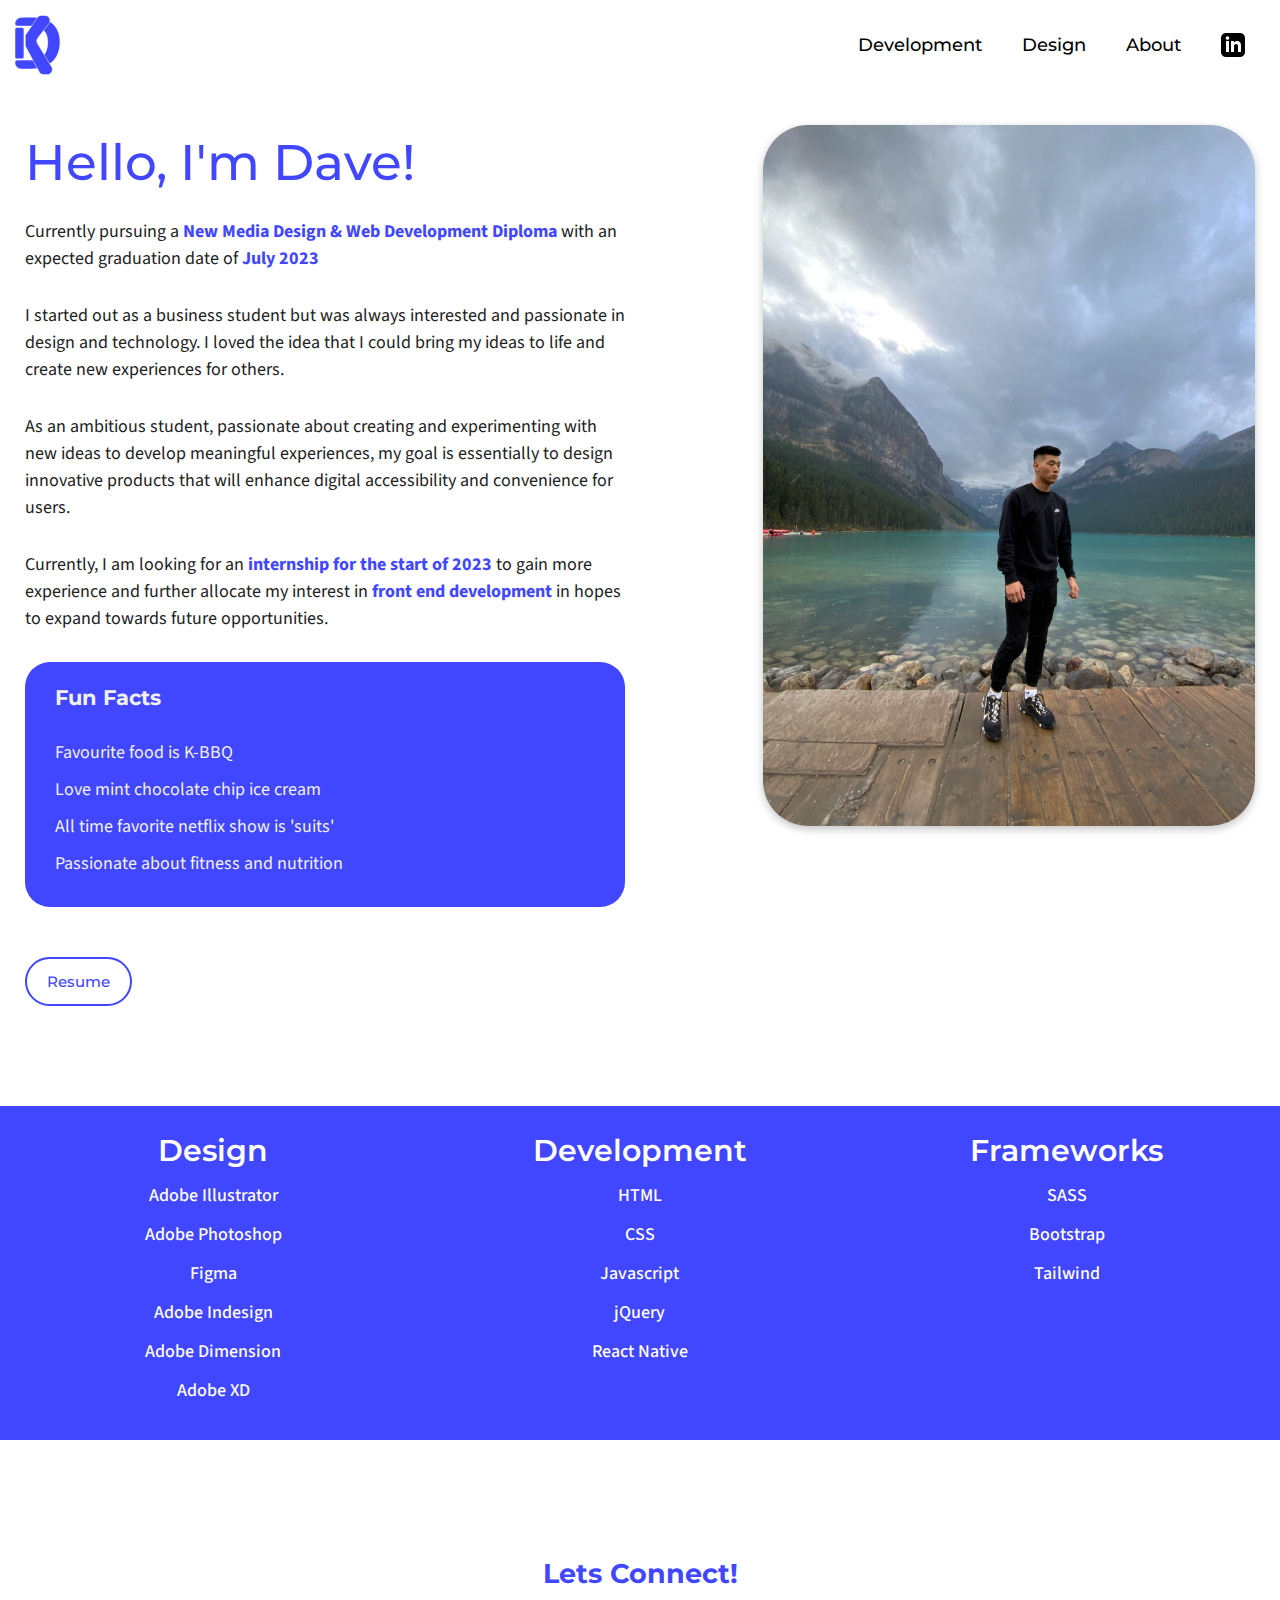
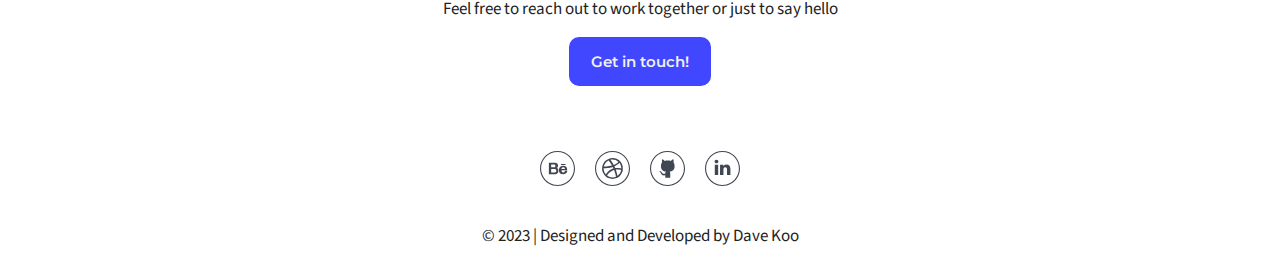
<file: dave-portfolio/about.html>
<!DOCTYPE html>
<html lang="en">
<head>
    <!-- Google Tag Manager -->
    <script>(function(w,d,s,l,i){w[l]=w[l]||[];w[l].push({'gtm.start':
    new Date().getTime(),event:'gtm.js'});var f=d.getElementsByTagName(s)[0],
    j=d.createElement(s),dl=l!='dataLayer'?'&l='+l:'';j.async=true;j.src=
    'https://www.googletagmanager.com/gtm.js?id='+i+dl;f.parentNode.insertBefore(j,f);
    })(window,document,'script','dataLayer','GTM-M7ZQWJB');
    </script>
    <!-- End Google Tag Manager -->
    <meta charset="UTF-8">
    <meta http-equiv="X-UA-Compatible" content="IE=edge">
    <meta name="viewport" content="width=device-width, initial-scale=1.0">
    <meta property="og:type" name="description" content="Dave Koo Portfolio">
    <meta property="og:description" name="keywords" content="Front-End Developer html css react UI UX Designer">
    <meta property="og:url" content="davekoo.com/about.html">
    <meta property="" name="author" content="Dave Koo">
    <link rel="preconnect" href="https://fonts.googleapis.com">
    <link rel="preconnect" href="https://fonts.gstatic.com" crossorigin>
    <link href="https://fonts.googleapis.com/css2?family=Montserrat:wght@300;400;500;700&family=Source+Sans+Pro:wght@300;400;600;700&display=swap" rel="stylesheet">
    <link href="styles/reset.css" rel="stylesheet">
    <link href="styles/main.css" rel="stylesheet">
    <title>Dave Koo - About</title>
</head>
<body>
    <noscript>
        <iframe src="https://www.googletagmanager.com/ns.html?id=GTM-M7ZQWJB" height="0" width="0" style="display:none;visibility:hidden"></iframe>
    </noscript>
    <header class="header-animation container-nav">
        <a href="index.html"><img class="logo" src="images/logo.svg" alt="personal brand logo"></a>
        <div class="icon">
            <div class="burger">
            </div>  
        </div>
        <nav class="header-menu">
            <ul>
                <li><a href="development.html">Development</a></li>
                <li><a href="design.html">Design</a></li>
                <li><a href="about.html">About</a></li>
                <li><a href="https://www.linkedin.com/in/dave-koo/" target="_blank"><img class="header-icon" src="images/linkedin-icon.svg" alt="linkedin-icon"></a></li>
            </ul>
        </nav>  
    </header>
    <main>
        <section class="about-info">
            <div class="about-container">
                <div class="text-container about-animation">
                    <h1 class="about-header">Hello, I'm Dave!</h1>
                    <p>Currently pursuing a <b class="highlight">New Media Design & Web Development Diploma</b> with an expected graduation date of <b class="highlight">July 2023</b></p>
                    <br>
                    <p>I started out as a business student but was always interested and passionate in design and technology. I loved the idea that I could bring my ideas to life and create new experiences for others.</p>
                    <br>
                    <p>As an ambitious student, passionate about creating and experimenting with new ideas to develop meaningful experiences, my goal is essentially to design innovative products that will enhance digital accessibility and convenience for users.</p>
                    <br>
                    <p>Currently, I am looking for an <b class="highlight">internship for the start of 2023</b> to gain more experience and further allocate my interest in <b class="highlight">front end development</b> in hopes to expand towards future opportunities.</p>
                    <br>
                    <div class="fun-facts">
                        <div class="fact-title">
                            <h4>Fun Facts</h4>
                        </div>
                        <div class="fact-items">
                            <p>Favourite food is K-BBQ</p>
                            <p>Love mint chocolate chip ice cream</p>
                            <p>All time favorite netflix show is 'suits'</p>
                            <p>Passionate about fitness and nutrition</p>
                        </div>
                    </div>
                </div>
                <div class="about-animation">
                    <a href="dave-koo.pdf" class="resume-button button" target="_blank">Resume</a>
                </div>
            </div>
            <div class="about-img pf-image-animation">
                <img class="profile-img" src="images/pf-img.jpg" alt="profile image">
            </div>
        </section>
        <div class="skill-block-container">
            <div class="skill-block">
                <div class="skill-block-items">   
                    <h1>Design</h1>
                    <p>Adobe Illustrator</p>
                    <p>Adobe Photoshop</p>
                    <p>Figma</p>
                    <p>Adobe Indesign</p>
                    <p>Adobe Dimension</p>
                    <p>Adobe XD</p>
                </div>
            </div>
            <div class="skill-block">
                <div class="skill-block-items">
                    <h1>Development</h1>
                    <p>HTML</p>
                    <p>CSS</p>
                    <p>Javascript</p>
                    <p>jQuery</p>
                    <p>React Native</p>
                </div>
            </div>
            <div class="skill-block">
                <div class="skill-block-items">
                    <h1>Frameworks</h1>
                    <p>SASS</p>
                    <p>Bootstrap</p>
                    <p>Tailwind</p>
                </div>
            </div>
        </div>
    </main>
    <footer class="footer">
        <h1 class="highlight">Lets Connect!</h1>
        <p>Feel free to reach out to work together or just to say hello</p>
        <a class="cta-button" target="_blank" href="mailto:davekoo93@gmail.com">Get in touch!</a>
        <div class="icon-container">
            <a class="footer-icon" href="https://www.behance.net/dave-koo" target="_blank" rel="behance"><img src="images/behance.svg" alt="behance logo"></a>
            <a class="footer-icon" href="https://dribbble.com/davekoo93" target="_blank" rel="dribble"><img src="images/dribbble.svg" alt="dribble logo"></a>
            <a class="footer-icon" href="https://github.com/davekoo1106" target="_blank" rel="gitHub"><img src="images/github.svg" alt="github logo"></a>
            <a class="footer-icon" href="https://www.linkedin.com/in/dave-koo-52b424159/" target="_blank" rel="linkedin"><img src="images/linkedin.svg" alt="linkedin logo"></a>
        </div>
            <p>&copy; 2023 | Designed and Developed by Dave Koo</p>  
    </footer>
    <button onclick="topFunction()" id="myBtn" title="Go to top"><img src="images/up-arrow.png" alt="scroll to top"></button>
    <script src="scripts/main.js"></script>
</body>
</html>
</file>
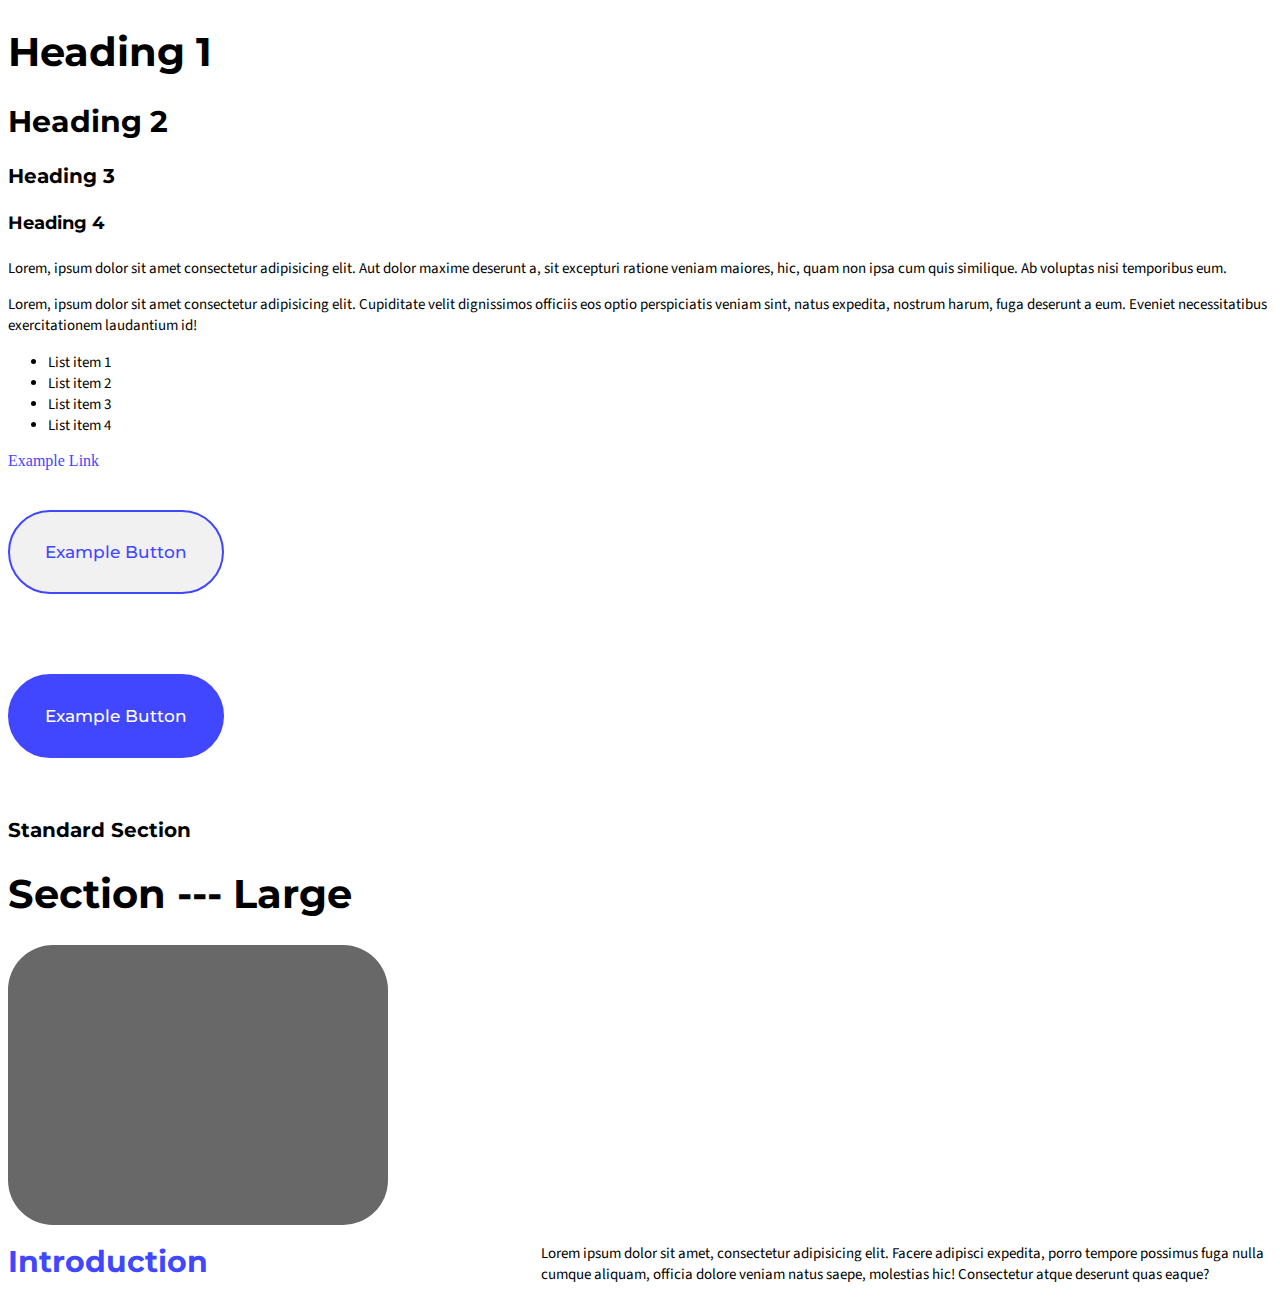
<file: dave-portfolio/base.html>
<!DOCTYPE html>
<html lang="en">
<head>
    <meta charset="UTF-8">
    <meta http-equiv="X-UA-Compatible" content="IE=edge">
    <meta name="viewport" content="width=device-width, initial-scale=1.0">
    <title>BASE</title>
    <link rel="preconnect" href="https://fonts.googleapis.com">
    <link rel="preconnect" href="https://fonts.gstatic.com" crossorigin>
    <link href="https://fonts.googleapis.com/css2?family=Montserrat:wght@300;400;500;700&family=Source+Sans+Pro:wght@300;400;600;700&display=swap" rel="stylesheet">
    <link href="styles/base.css" rel="stylesheet">
</head>
<body>
    <h1>Heading 1</h1>
    <h2>Heading 2</h2>
    <h3>Heading 3</h3>
    <h4>Heading 4</h4>

    <p>Lorem, ipsum dolor sit amet consectetur adipisicing elit. Aut dolor maxime deserunt a, sit excepturi ratione veniam maiores, hic, quam non ipsa cum quis similique. Ab voluptas nisi temporibus eum.</p>

    <p>Lorem, ipsum dolor sit amet consectetur adipisicing elit. Cupiditate velit dignissimos officiis eos optio perspiciatis veniam sint, natus expedita, nostrum harum, fuga deserunt a eum. Eveniet necessitatibus exercitationem laudantium id!</p>


    <ul>
        <li>List item 1</li>
        <li>List item 2</li>
        <li>List item 3</li>
        <li>List item 4</li>
    </ul>

    <a href="#">Example Link</a>
    <br>

    <a href="#" class="button">Example Button</a>
    <br>

    <a href="#" class="button  button--blue">Example Button</a>

    <section>
        <h3>Standard Section</h3>
    </section>


    <section>
        <h1>Section --- Large</h1>
    </section>

    
    <div class="card">
        <img>
    </div>

    <br>
    <div class="content-card">
        <div class="title"><h3>Introduction</h3></div>
        <div class="content">
            <p>Lorem ipsum dolor sit amet, consectetur adipisicing elit. Facere adipisci expedita, porro tempore possimus fuga nulla cumque aliquam, officia dolore veniam natus saepe, molestias hic! Consectetur atque deserunt quas eaque?</p>
        </div>
    </div>

    <!-- Google Tag Manager -->
    <script>(function(w,d,s,l,i){w[l]=w[l]||[];w[l].push({'gtm.start':
    new Date().getTime(),event:'gtm.js'});var f=d.getElementsByTagName(s)[0],
    j=d.createElement(s),dl=l!='dataLayer'?'&l='+l:'';j.async=true;j.src=
    'https://www.googletagmanager.com/gtm.js?id='+i+dl;f.parentNode.insertBefore(j,f);
    })(window,document,'script','dataLayer','GTM-M7ZQWJB');</script>
    <!-- End Google Tag Manager -->

    <!-- Google Tag Manager (noscript) -->
<noscript><iframe src="https://www.googletagmanager.com/ns.html?id=GTM-M7ZQWJB"
    height="0" width="0" style="display:none;visibility:hidden"></iframe></noscript>
    <!-- End Google Tag Manager (noscript) -->


</body>
</html>
</file>
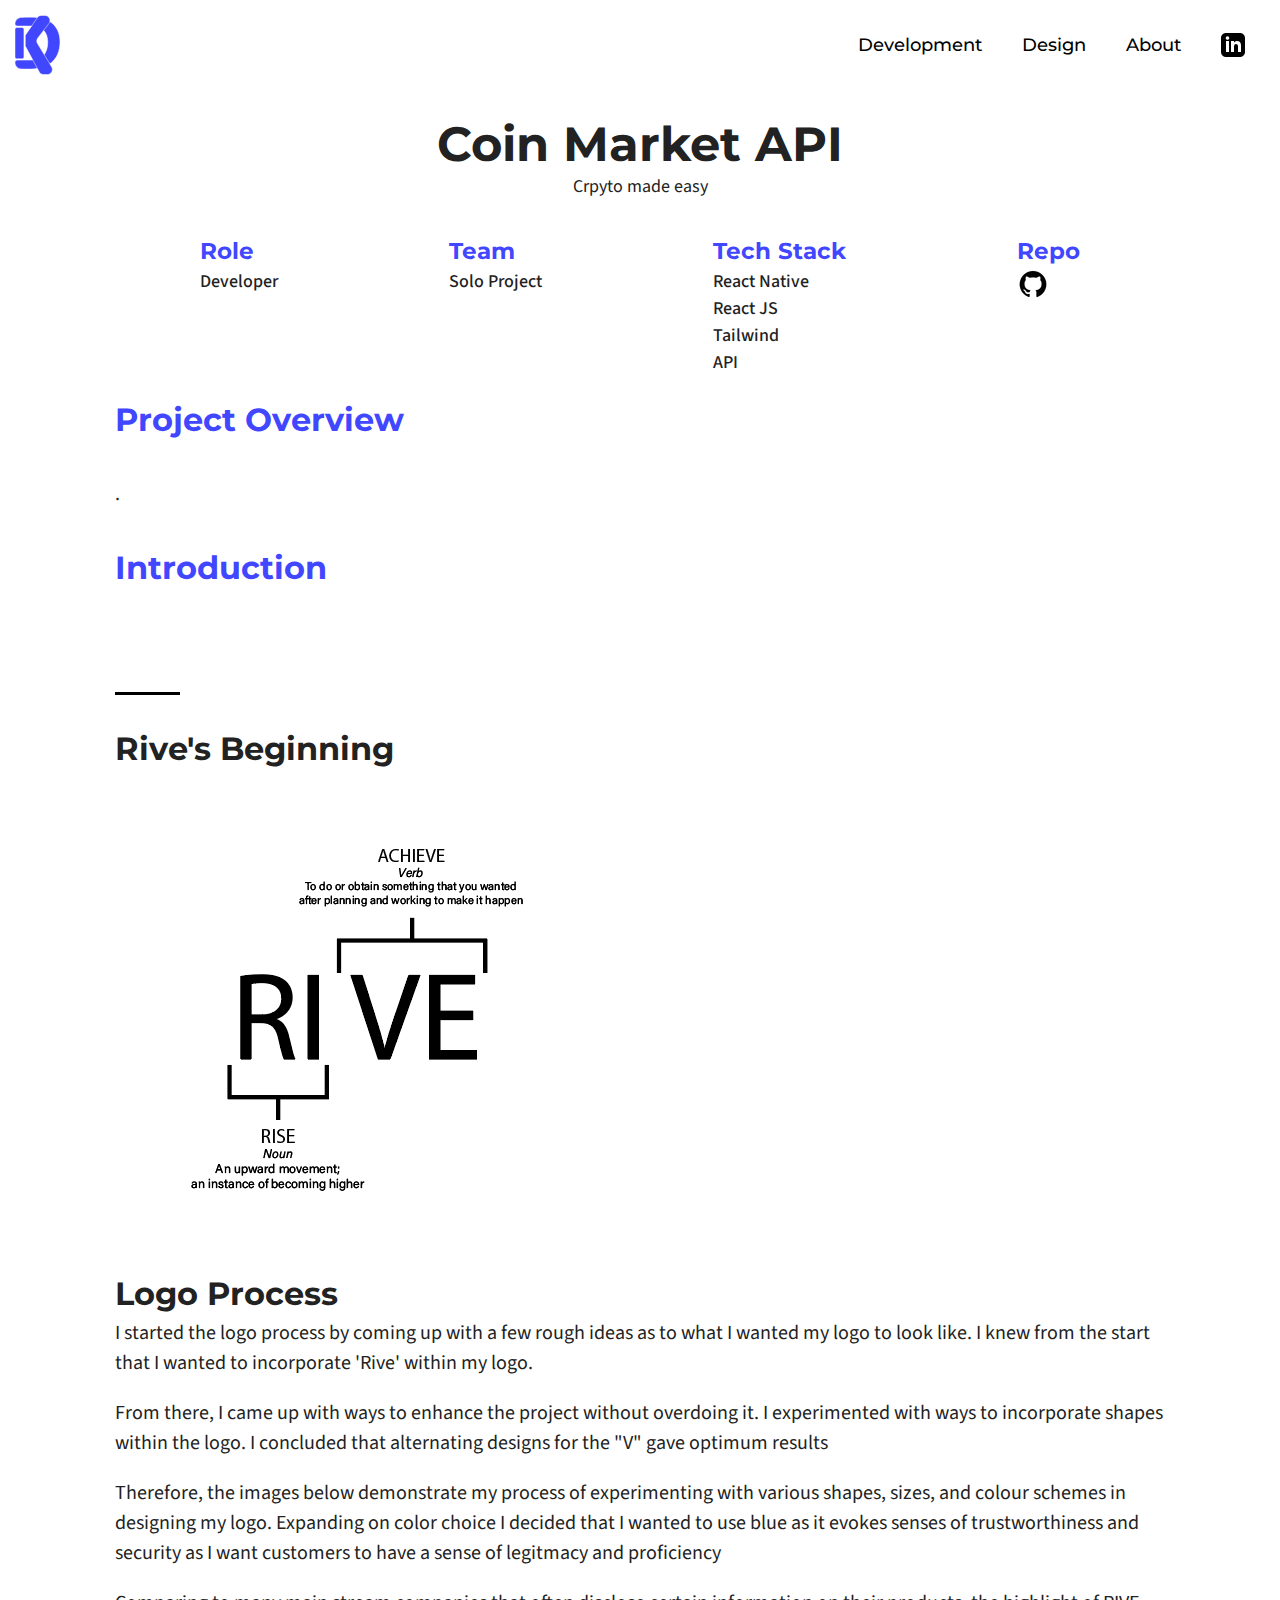
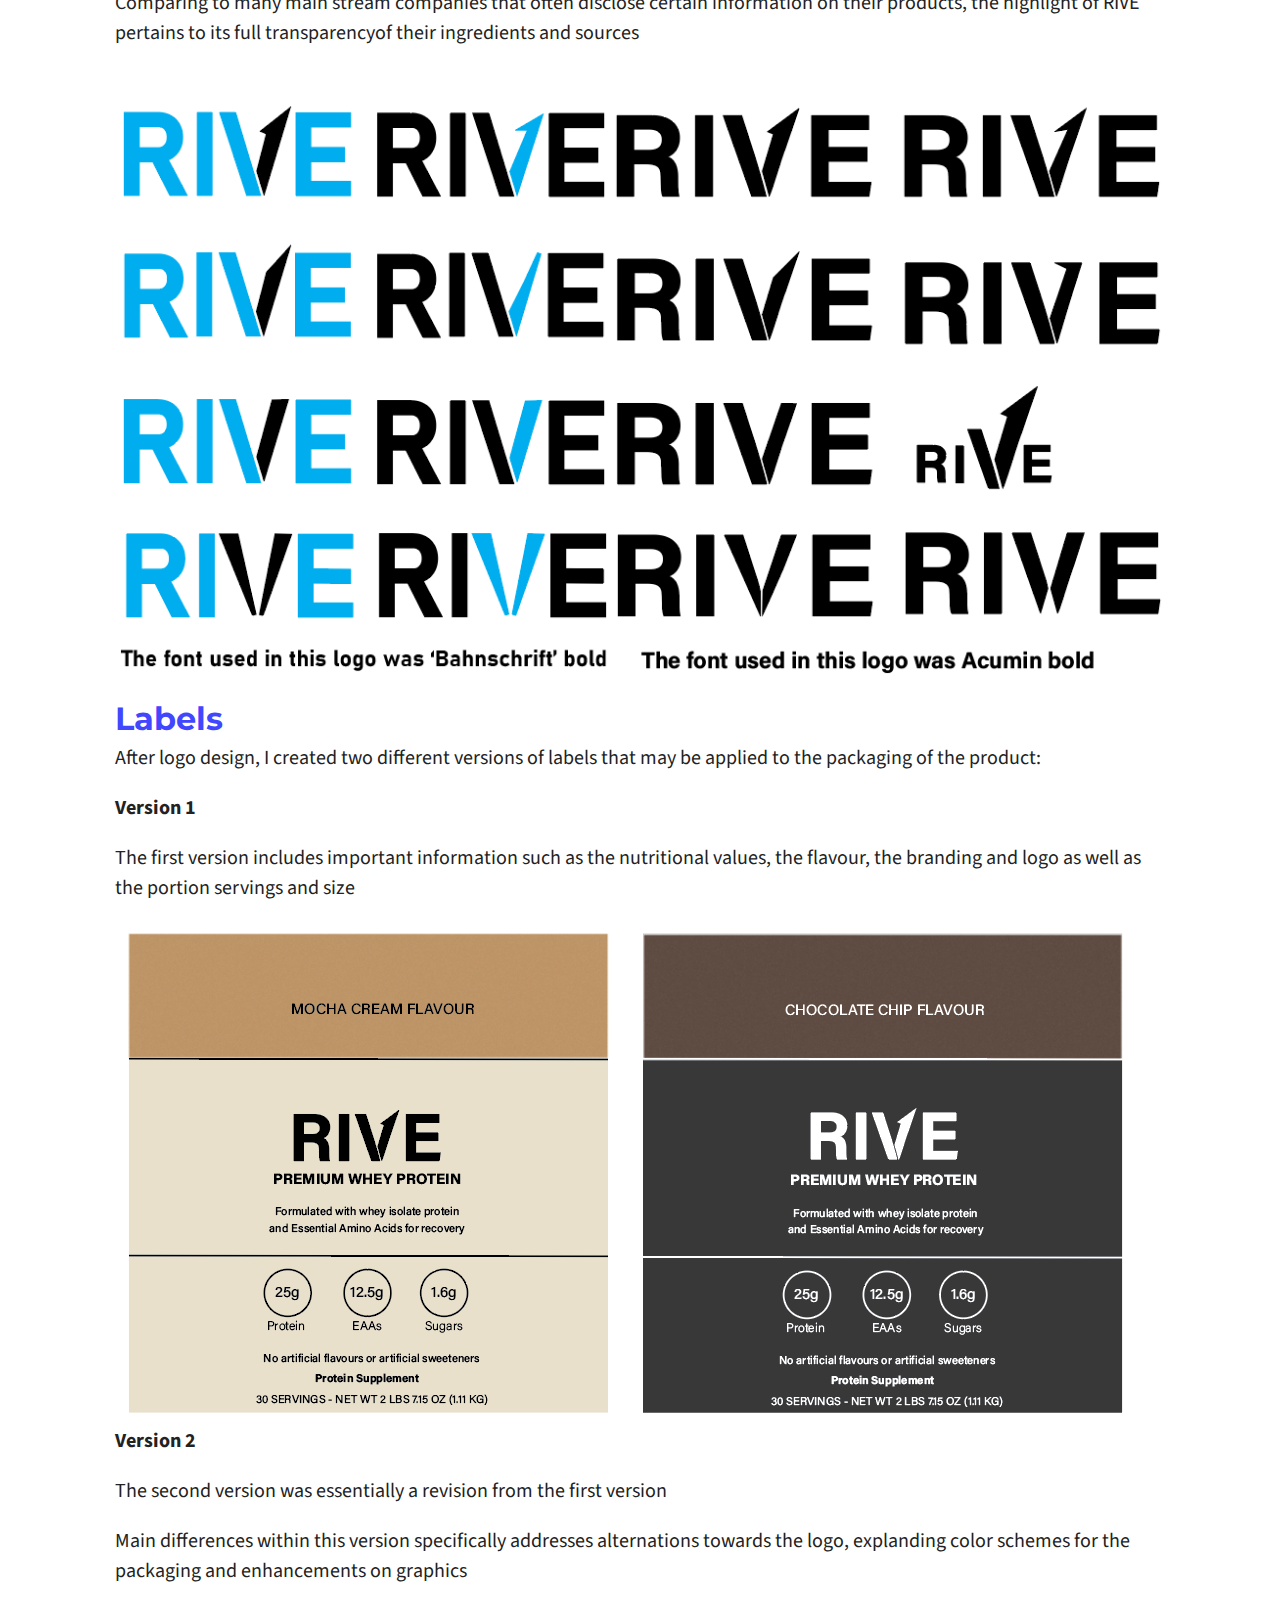
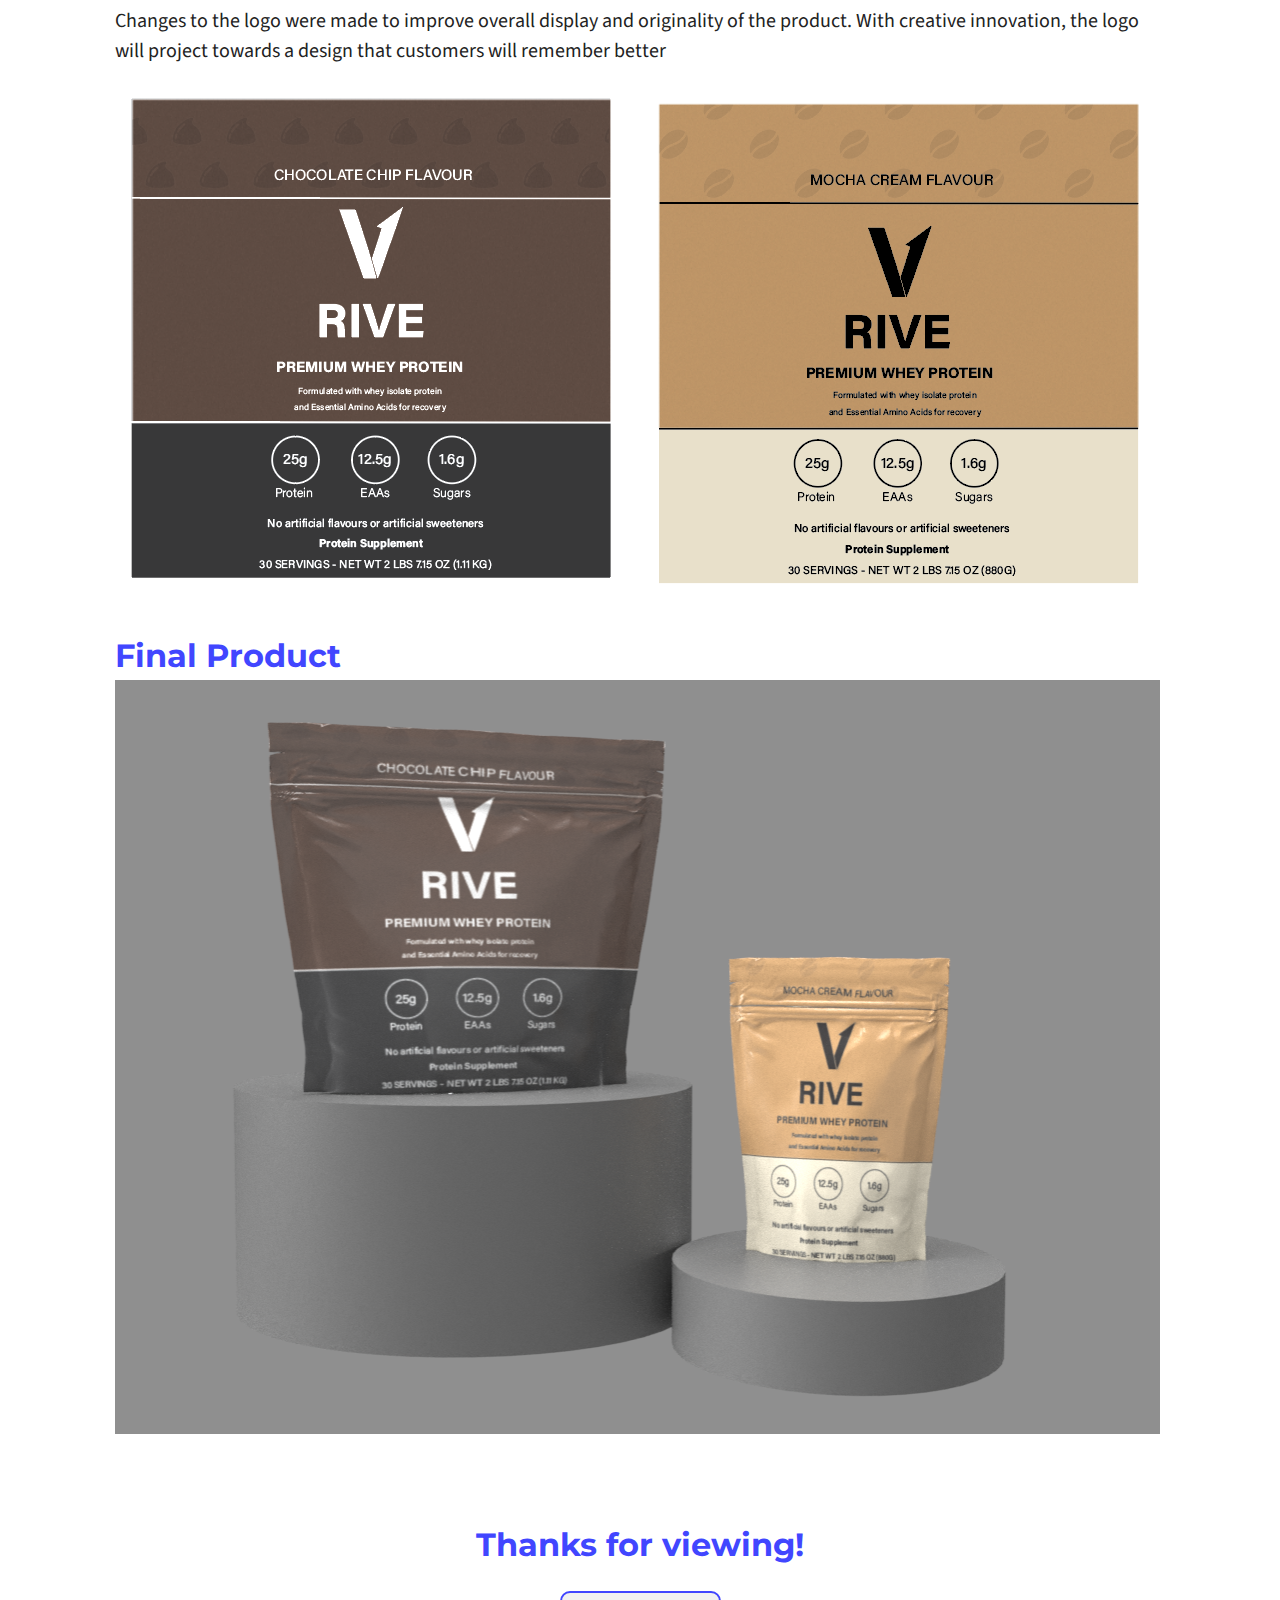
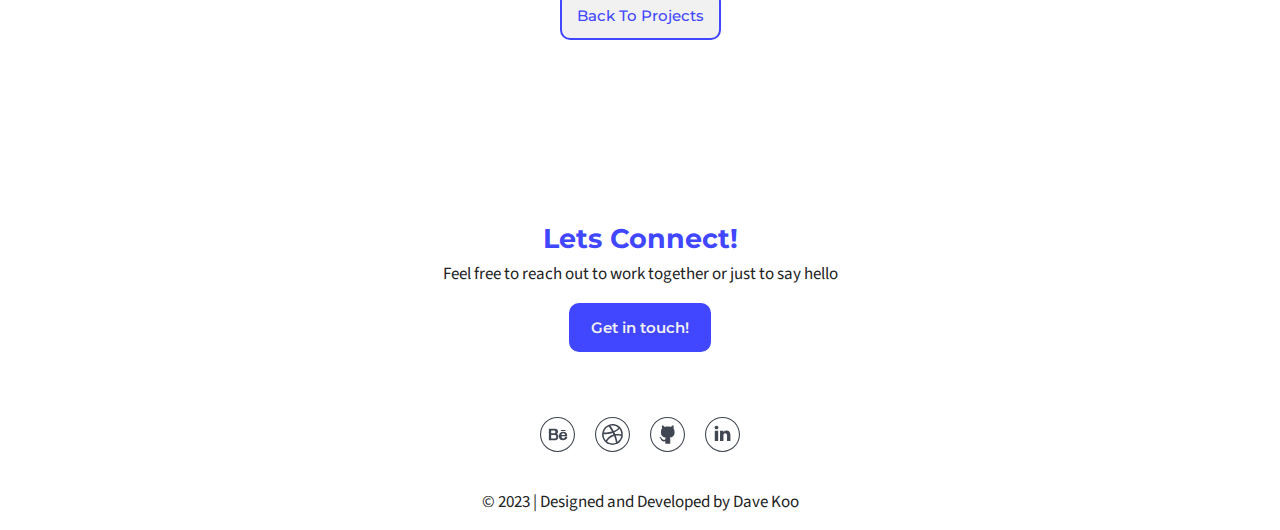
<file: dave-portfolio/coinmarket.html>
<!DOCTYPE html>
<html lang="en">
<head>
    <!-- Google Tag Manager -->
    <script>(function(w,d,s,l,i){w[l]=w[l]||[];w[l].push({'gtm.start':
    new Date().getTime(),event:'gtm.js'});var f=d.getElementsByTagName(s)[0],
    j=d.createElement(s),dl=l!='dataLayer'?'&l='+l:'';j.async=true;j.src=
    'https://www.googletagmanager.com/gtm.js?id='+i+dl;f.parentNode.insertBefore(j,f);
    })(window,document,'script','dataLayer','GTM-M7ZQWJB');
    </script>
    <!-- End Google Tag Manager -->
    <meta charset="UTF-8">
    <meta http-equiv="X-UA-Compatible" content="IE=edge">
    <meta name="viewport" content="width=device-width, initial-scale=1.0">
    <meta property="og:type" name="description" content="Dave Koo Portfolio">
    <meta property="og:description" name="keywords" content="Front-End Developer html css react UI UX Designer">
    <meta property="og:url" content="davekoo.com/seatgeek.html">
    <meta property="" name="author" content="Dave Koo">
    <link rel="preconnect" href="https://fonts.googleapis.com">
    <link rel="preconnect" href="https://fonts.gstatic.com" crossorigin>
    <link href="https://fonts.googleapis.com/css2?family=Montserrat:wght@300;400;500;700&family=Source+Sans+Pro:wght@300;400;600;700&display=swap" rel="stylesheet">
    <link href="styles/reset.css" rel="stylesheet">
    <link href="styles/main.css" rel="stylesheet">
    <title>Coin Market API - Project Details</title>
</head>
<body>
    <noscript>
        <iframe src="https://www.googletagmanager.com/ns.html?id=GTM-M7ZQWJB" height="0" width="0" style="display:none;visibility:hidden"></iframe>
    </noscript>
    <header class="header-animation container-nav">
        <a href="index.html"><img class="logo" src="images/logo.svg" alt="personal brand logo"></a>
        <div class="icon">
            <div class="burger">  
            </div>
        </div>
        <nav class="header-menu">
            <ul>
                <li><a href="development.html">Development</a></li>
                <li><a href="design.html">Design</a></li>
                <li><a href="about.html">About</a></li>
                <li><a href="https://www.linkedin.com/in/dave-koo/" target="_blank"><img class="header-icon" src="images/linkedin-icon.svg" alt="linkedin-icon"></a></li>
            </ul>
        </nav>  
    </header>
    <div class="project-container">
        <div class="center">
            <h1>Coin Market API</h1>
            <p>Crpyto made easy</p>
        </div>
        <div class="project-outline">
            <div>
                <h3>Role</h3>
                <p>Developer</p>
            </div>
            <!-- <div>
                <h3>Duration</h3>
                <p>2 weeks</p>
            </div> -->
            <div>
                <h3>Team</h3>
                <p>Solo Project</p>
            </div>
            <div>
                <h3>Tech Stack</h3>
                <p>React Native</p>
                <p>React JS</p>
                <p>Tailwind</p>
                <p>API</p>
            </div>
            <div>
                <h3>Repo</h3>
                <a href="https://github.com/davekoo1106/seat-geek-api" target="_blank"><img class="header-icon" src="images/github-32.png" alt="github-icon"></a>
            </div>
        </div>
        <div class="project-main-img">

        </div>
        <div class="project-content">
            <div class="project-items">
                <h2 class="highlight">Project Overview</h2>
            </div>
            <div class="project-items">
                <p>.</p>
            </div>
        </div>
        <div class="project-content">
            <div class="project-items">
                <h2 class="highlight">Introduction</h2>
            </div>
            <div class="project-items">
                <p></p>
            </div>
        </div>
        <div>
            <div class="line"></div>
            <div>
                <div class="project-items">
                    <h2>Rive's Beginning</h2>
                </div>
                <div class="project-items">
                    <p><img src="images/rive-def.png" alt="rive origin description"></p>
                </div>
            </div>
        </div>
        <div>
            <div>
                <div class="project-items">
                    <h2>Logo Process</h2>
                    <p>I started the logo process by coming up with a few rough ideas as to what I wanted my logo to look like. I knew from the start that I wanted to incorporate 'Rive' within my logo.</p>
                    <p>From there, I came up with ways to enhance the project without overdoing it. I experimented with ways to incorporate shapes within the logo. I concluded that alternating designs for the "V" gave optimum results</p>
                    <p>Therefore, the images below demonstrate my process of experimenting with various shapes, sizes, and colour schemes in designing my logo. Expanding on color choice I decided that I wanted to use blue as it evokes senses of trustworthiness and security as I want customers to have a sense of legitmacy and proficiency</p>
                    <p>Comparing to many main stream companies that often disclose certain information on their products, the highlight of RIVE pertains to its full transparencyof their ingredients and sources</p>
                </div>
                <div class="project-items"></div>

                <div class="logo-container">
                    <div class="logo-item">
                        <img src="images/logo-1.png" alt="rive logo variations">
                    </div>
                    <div class="logo-item">
                        <img src="images/logo-2.png" alt="rive logo variations">
                    </div>
                </div>
            </div>
        </div>    
        <div class="project-items">
            <div>
                <h2 class="highlight">Labels</h2>
                <p>After logo design, I created two different versions of labels that may be applied to the packaging of the product:</p>
            </div>
            <div>
                <p><b>Version 1</b></p>
                <p>The first version includes important information such as the nutritional values, the flavour, the branding and logo as well as the portion servings and size</p>
                <img src="images/label-1.png" alt="rive label 1">
                <img src="images/label-2.png" alt="rive label 2">
            </div>
            <div>
                <p><b>Version 2</b></p>
                <p>The second version was essentially a revision from the first version</p>
                <p>Main differences within this version specifically addresses alternations towards the logo, explanding color schemes for the packaging and enhancements on graphics</p>
                <p>Changes to the logo were made to improve overall display and originality of the product. With creative innovation, the logo will project towards a design that customers will remember better</p>
                <img src="images/label-3.png" alt="rive label 3">
                <img src="images/label-4.png" alt="rive label 4">
            </div>
        </div>
        <div class="project-items">
            <div>
                <h2 class="highlight">Final Product</h2>
            </div>
            <div>
                <img src="images/rive-final-1.png" alt="final rive product">
            </div>
        </div>
    </div>
    <button onclick="topFunction()" id="myBtn" title="Go to top"><img src="images/up-arrow.png" alt="arrow up"></button>

    <div class="home-btn">
        <div>
            <h2>Thanks for viewing!</h2>
            <a class="back-home-btn" href="development.html">Back To Projects</a>
        </div>
    </div>
    <footer class="footer">
        <h1 class="highlight">Lets Connect!</h1>
        <p>Feel free to reach out to work together or just to say hello</p>
        <a class="cta-button" target="_blank" href="mailto:davekoo93@gmail.com">Get in touch!</a>
        <div class="icon-container">
            <a class="footer-icon" href="https://www.behance.net/dave-koo" target="_blank" rel="behance"><img src="images/behance.svg" alt="behance logo"></a>
            <a class="footer-icon" href="https://dribbble.com/davekoo93" target="_blank" rel="dribble"><img src="images/dribbble.svg" alt="dribble logo"></a>
            <a class="footer-icon" href="https://github.com/davekoo1106" target="_blank" rel="gitHub"><img src="images/github.svg" alt="github logo"></a>
            <a class="footer-icon" href="https://www.linkedin.com/in/dave-koo-52b424159/" target="_blank" rel="linkedin"><img src="images/linkedin.svg" alt="linkedin logo"></a>
        </div>
            <p>&copy; 2023 | Designed and Developed by Dave Koo</p> 
    </footer>
    <script src="scripts/main.js"></script>
</body>
</html>
</file>
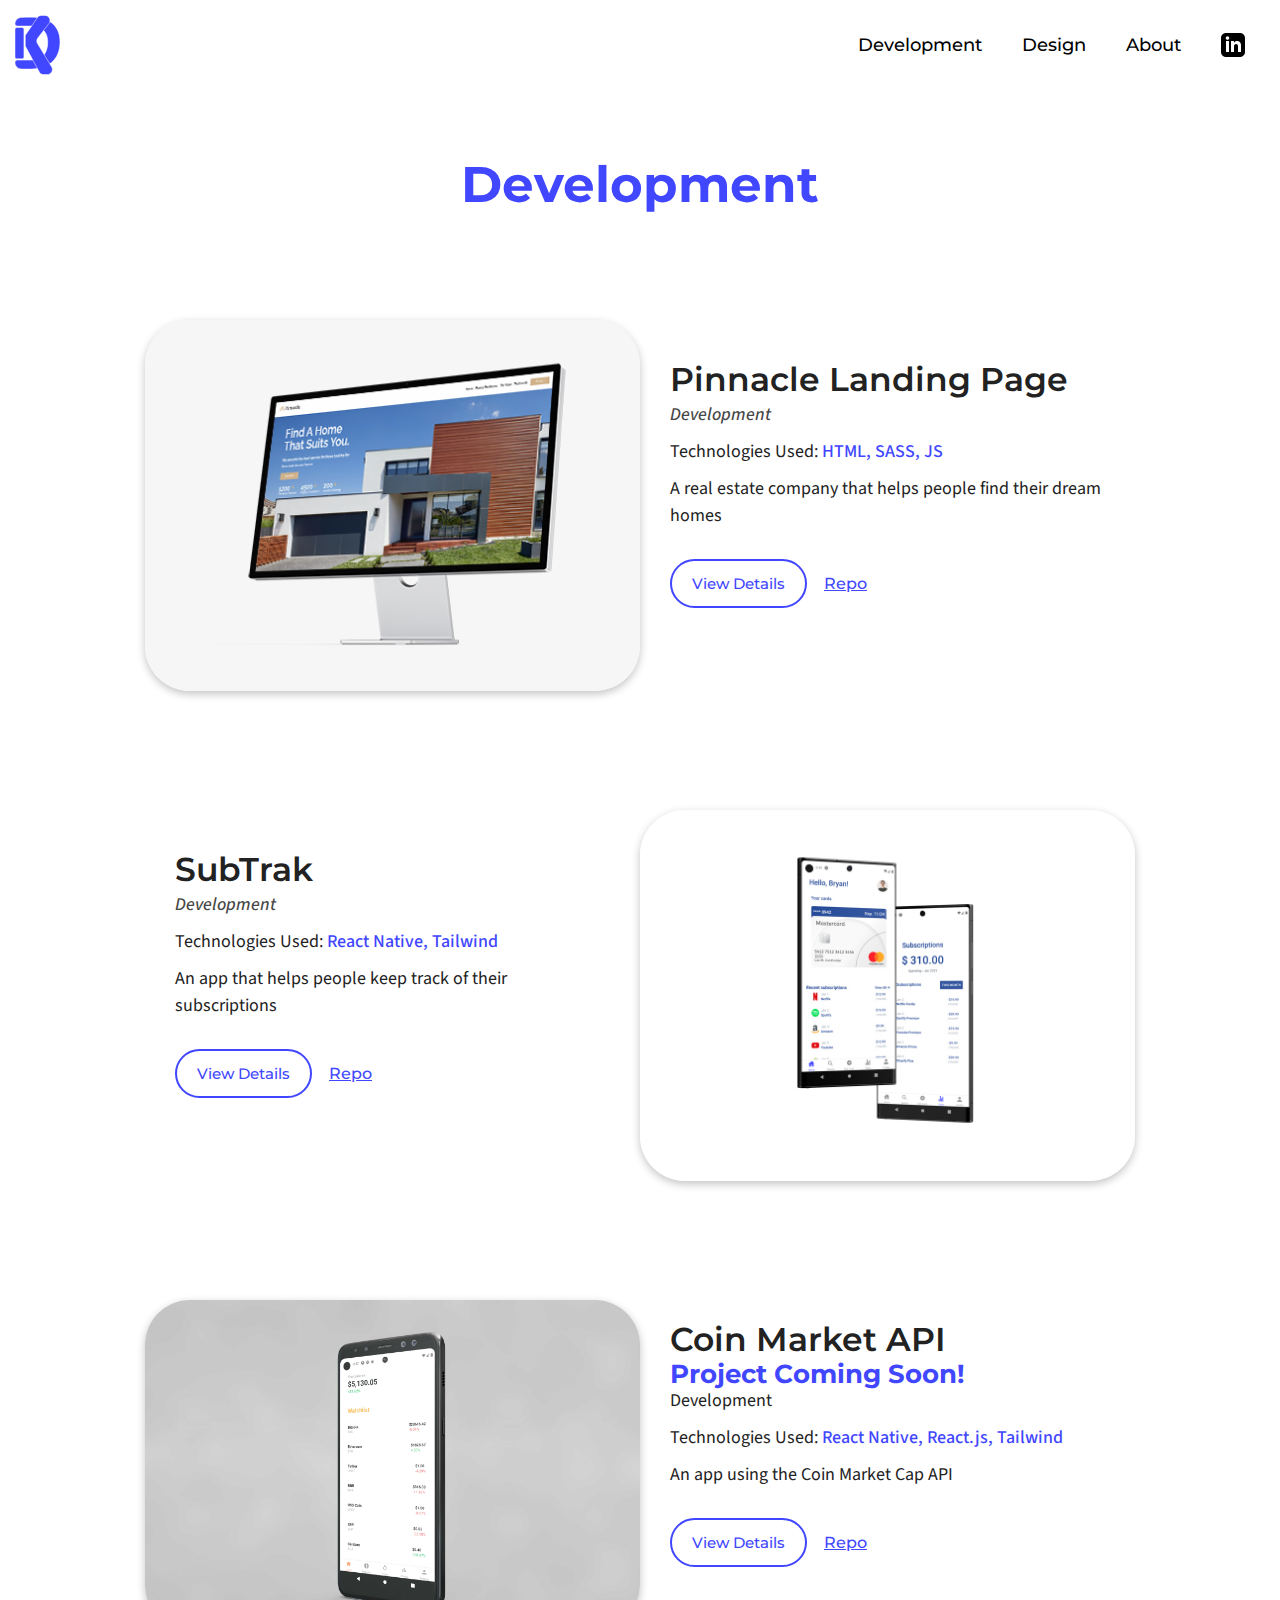
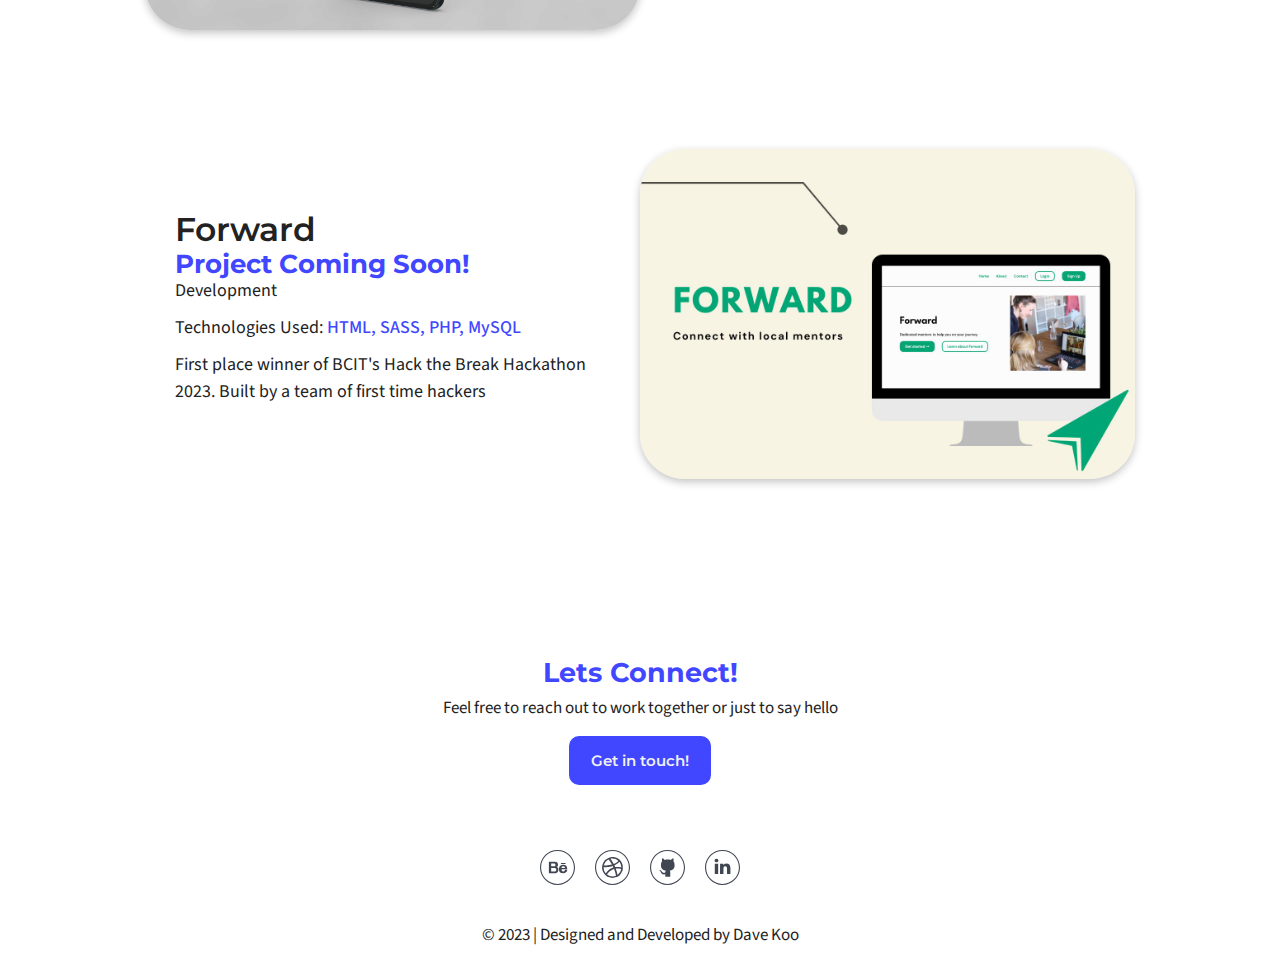
<file: dave-portfolio/development.html>
<!DOCTYPE html>
<html lang="en">
<head>
    <!-- Google Tag Manager -->
    <script>(function(w,d,s,l,i){w[l]=w[l]||[];w[l].push({'gtm.start':
    new Date().getTime(),event:'gtm.js'});var f=d.getElementsByTagName(s)[0],
    j=d.createElement(s),dl=l!='dataLayer'?'&l='+l:'';j.async=true;j.src=
    'https://www.googletagmanager.com/gtm.js?id='+i+dl;f.parentNode.insertBefore(j,f);
    })(window,document,'script','dataLayer','GTM-M7ZQWJB');
    </script>
    <!-- End Google Tag Manager -->
    <meta charset="UTF-8">
    <meta http-equiv="X-UA-Compatible" content="IE=edge">
    <meta name="viewport" content="width=device-width, initial-scale=1.0">
    <meta property="og:type" name="description" content="Dave Koo Portfolio">
    <meta property="og:description" name="keywords" content="Front-End Developer html css react UI UX Designer">
    <meta property="og:url" content="davekoo.com/development.html">
    <meta property="" name="author" content="Dave Koo">
    <link rel="preconnect" href="https://fonts.googleapis.com">
    <link rel="preconnect" href="https://fonts.gstatic.com" crossorigin>
    <link href="https://fonts.googleapis.com/css2?family=Montserrat:wght@300;400;500;700&family=Source+Sans+Pro:wght@300;400;600;700&display=swap" rel="stylesheet">
    <link href="styles/reset.css" rel="stylesheet">
    <link href="styles/main.css" rel="stylesheet">
    <title>Development</title>
</head>
<body>
    <noscript>
        <iframe src="https://www.googletagmanager.com/ns.html?id=GTM-M7ZQWJB" height="0" width="0" style="display:none;visibility:hidden"></iframe>
    </noscript>
    <header class="header-animation container-nav">
        <a href="index.html"><img class="logo" src="images/logo.svg" alt="personal brand logo"></a>
        <div class="icon">
            <div class="burger">
            </div>  
        </div>
        <nav class="header-menu">
            <ul>
                <li><a href="development.html">Development</a></li>
                <li><a href="design.html">Design</a></li>
                <li><a href="about.html">About</a></li>
                <li><a href="https://www.linkedin.com/in/dave-koo/" target="_blank"><img class="header-icon" src="images/linkedin-icon.svg" alt="linkedin-icon"></a></li>
            </ul>
        </nav>  
    </header>
    <main>
        <div class="title">
            <h1 class="header-animation">Development</h1>
        </div>

        <div class="wrapper">
            <div class="container">
                <div class="card">
                    <a href="pinnacle-landing.html"><img class="img-resize" src="images/pinnacle-mockup.png" alt="pinnacle mockup"></a>
                </div>
                <div class="card-info">
                    <h1>Pinnacle Landing Page</h1>
                    <p>Development</p>
                    <p>Technologies Used: <span class="tech-stack">HTML, SASS, JS</span></p>
                    <p>A real estate company that helps people find their dream homes</p>
                    <div class="project-links">
                        <a href="pinnacle-landing.html" class="button">View Details</a>
                        <a href="https://github.com/davekoo1106/pinnacle-landing" target="_blank" class="repo-button">Repo</a>
                    </div>
                </div>
            </div>
            <div class="container">
                <div class="card-info">
                    <h1>SubTrak</h1>
                    <p>Development</p>
                    <p>Technologies Used:
                        <span class="tech-stack">React Native, Tailwind</span>
                    </p>
                    <p>An app that helps people keep track of their subscriptions</p>
                    <div class="project-links">
                        <a href="subtrak.html" class="button">View Details</a>
                        <a href="https://github.com/davekoo1106/sub-trak-app" target="_blank" class="repo-button">Repo</a>
                    </div>
                </div>
                <div class="card">
                    <a href="subtrak.html"><img class="img-resize" src="images/subtrak-thumb.jpg" alt="Subtrak thumbnail"></a>
                </div>
            </div>

            <div class="container">
                <div class="card">
                    <a href=""><img class="img-resize" src="images/coinmarket-mockup.jpg" alt="coin market thumbnail"></a>
                </div>
                <div class="card-info">
                    <h1>Coin Market API</h1>
                    <h3 class="highlight">Project Coming Soon!</h3>
                    <p>Development</p>
                    <p>Technologies Used:
                        <span class="tech-stack">React Native, React.js, Tailwind</span>
                    </p>
                    <p>An app using the Coin Market Cap API</p>
                    <div class="project-links">
                        <a href="#" class="button">View Details</a>
                        <a href="#" class="repo-button">Repo</a>
                    </div>
                </div>
            </div>
            <div class="container">
                <div class="card-info">
                    <h1>Forward</h1>
                    <h3 class="highlight">Project Coming Soon!</h3>
                    <p>Development</p>
                    <p>Technologies Used: 
                        <span class="tech-stack">HTML, SASS, PHP, MySQL</span>
                    </p>
                    <p>First place winner of BCIT's Hack the Break Hackathon 2023. Built by a team of first time hackers</p>
                    <!-- <div class="project-links">
                        <a href="forward.html" class="button">View Details</a>
                        <a href="https://github.com/davekoo1106/hackathon-2023" target="_blank" class="repo-button">Repo</a>
                    </div>  -->
                </div>
                <div class="card">
                    <a href=""><img class="img-resize" src="images/forward-mockup.jpeg" alt="forward mockup"></a>
                </div>
            </div>
        </div>
        <button onclick="topFunction()" id="myBtn" title="Go to top"><img src="images/up-arrow.png" alt="arrow up"></button>
    </main>
    <footer class="footer">
        <h1 class="highlight">Lets Connect!</h1>
        <p>Feel free to reach out to work together or just to say hello</p>
        <a class="cta-button" target="_blank" href="mailto:davekoo93@gmail.com">Get in touch!</a>
        <div class="icon-container">
            <a class="footer-icon" href="https://www.behance.net/dave-koo" target="_blank" rel="behance"><img src="images/behance.svg" alt="behance logo"></a>
            <a class="footer-icon" href="https://dribbble.com/davekoo93" target="_blank" rel="dribble"><img src="images/dribbble.svg" alt="dribble logo"></a>
            <a class="footer-icon" href="https://github.com/davekoo1106" target="_blank" rel="gitHub"><img src="images/github.svg" alt="github logo"></a>
            <a class="footer-icon" href="https://www.linkedin.com/in/dave-koo-52b424159/" target="_blank" rel="linkedin"><img src="images/linkedin.svg" alt="linkedin logo"></a>
        </div>
        <p>&copy; 2023 | Designed and Developed by Dave Koo</p> 
    </footer>
    <script src="scripts/main.js"></script>
</body>
</html>
</file>
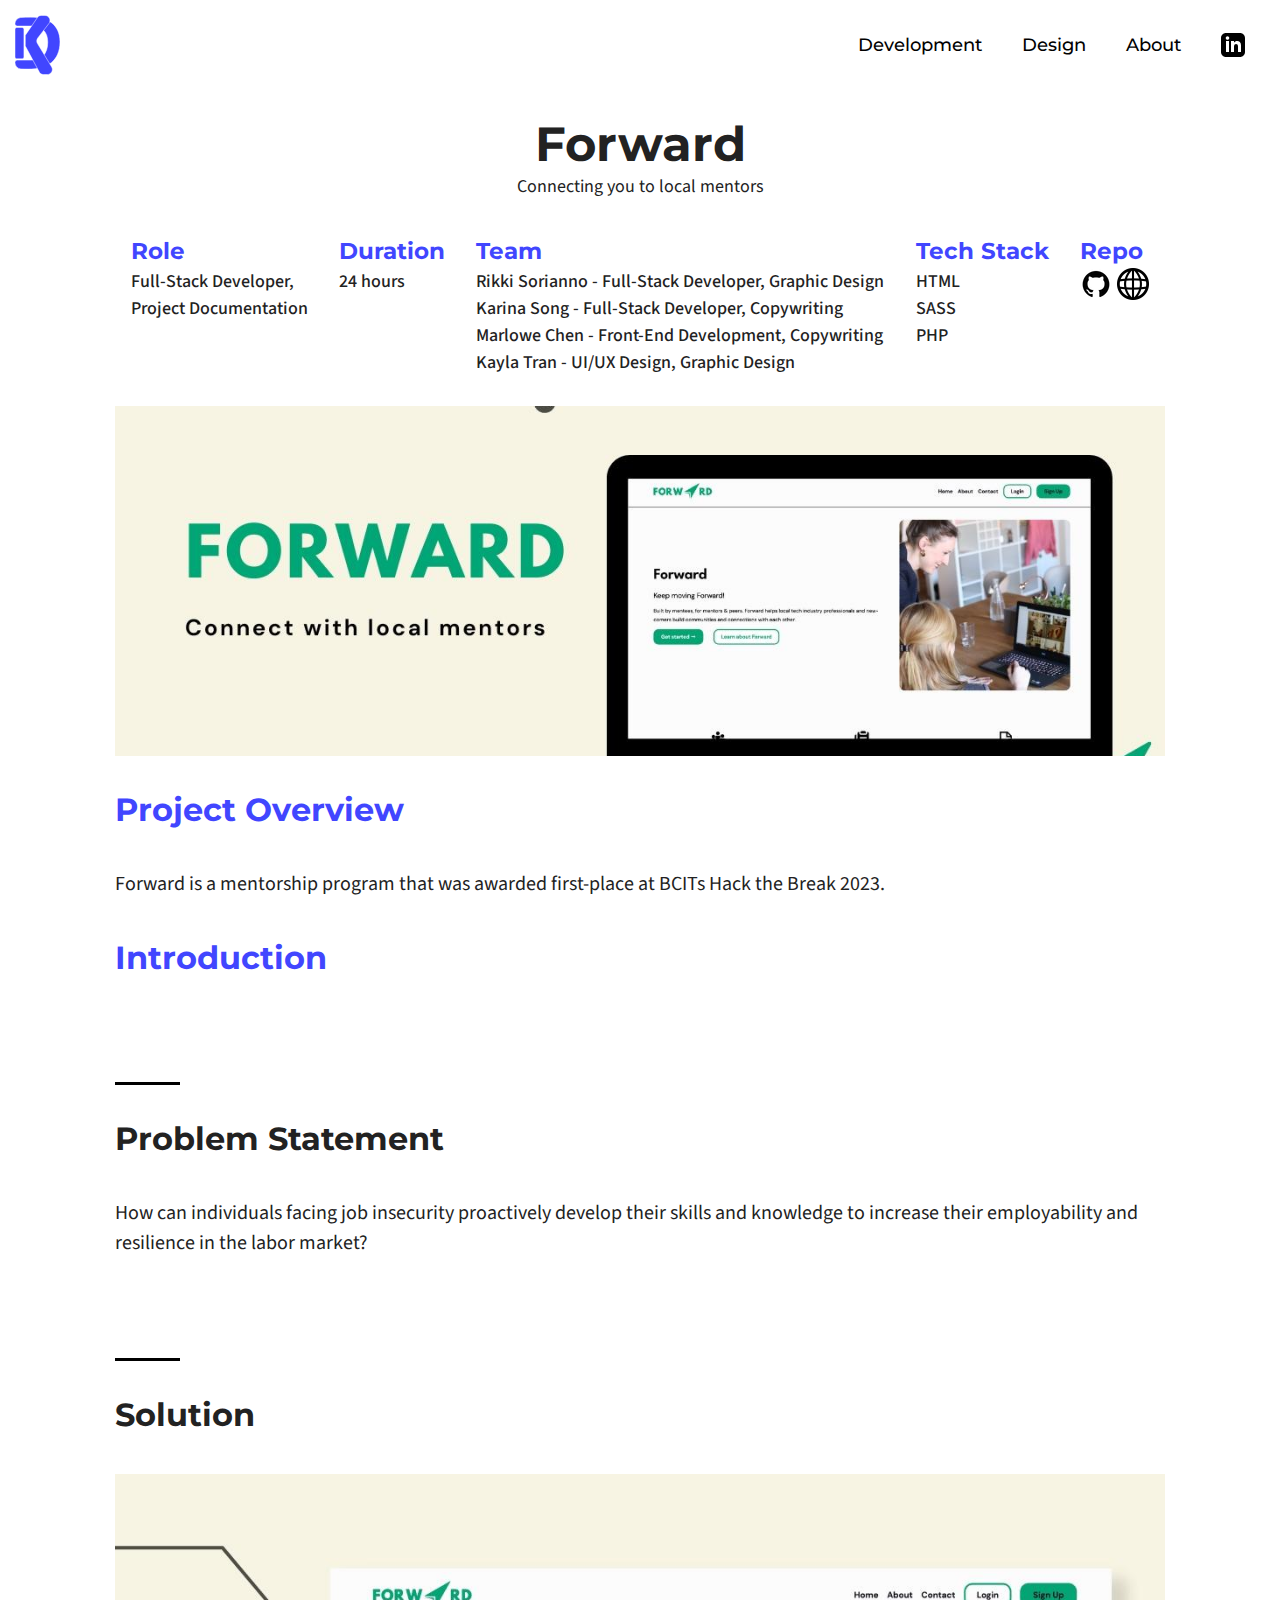
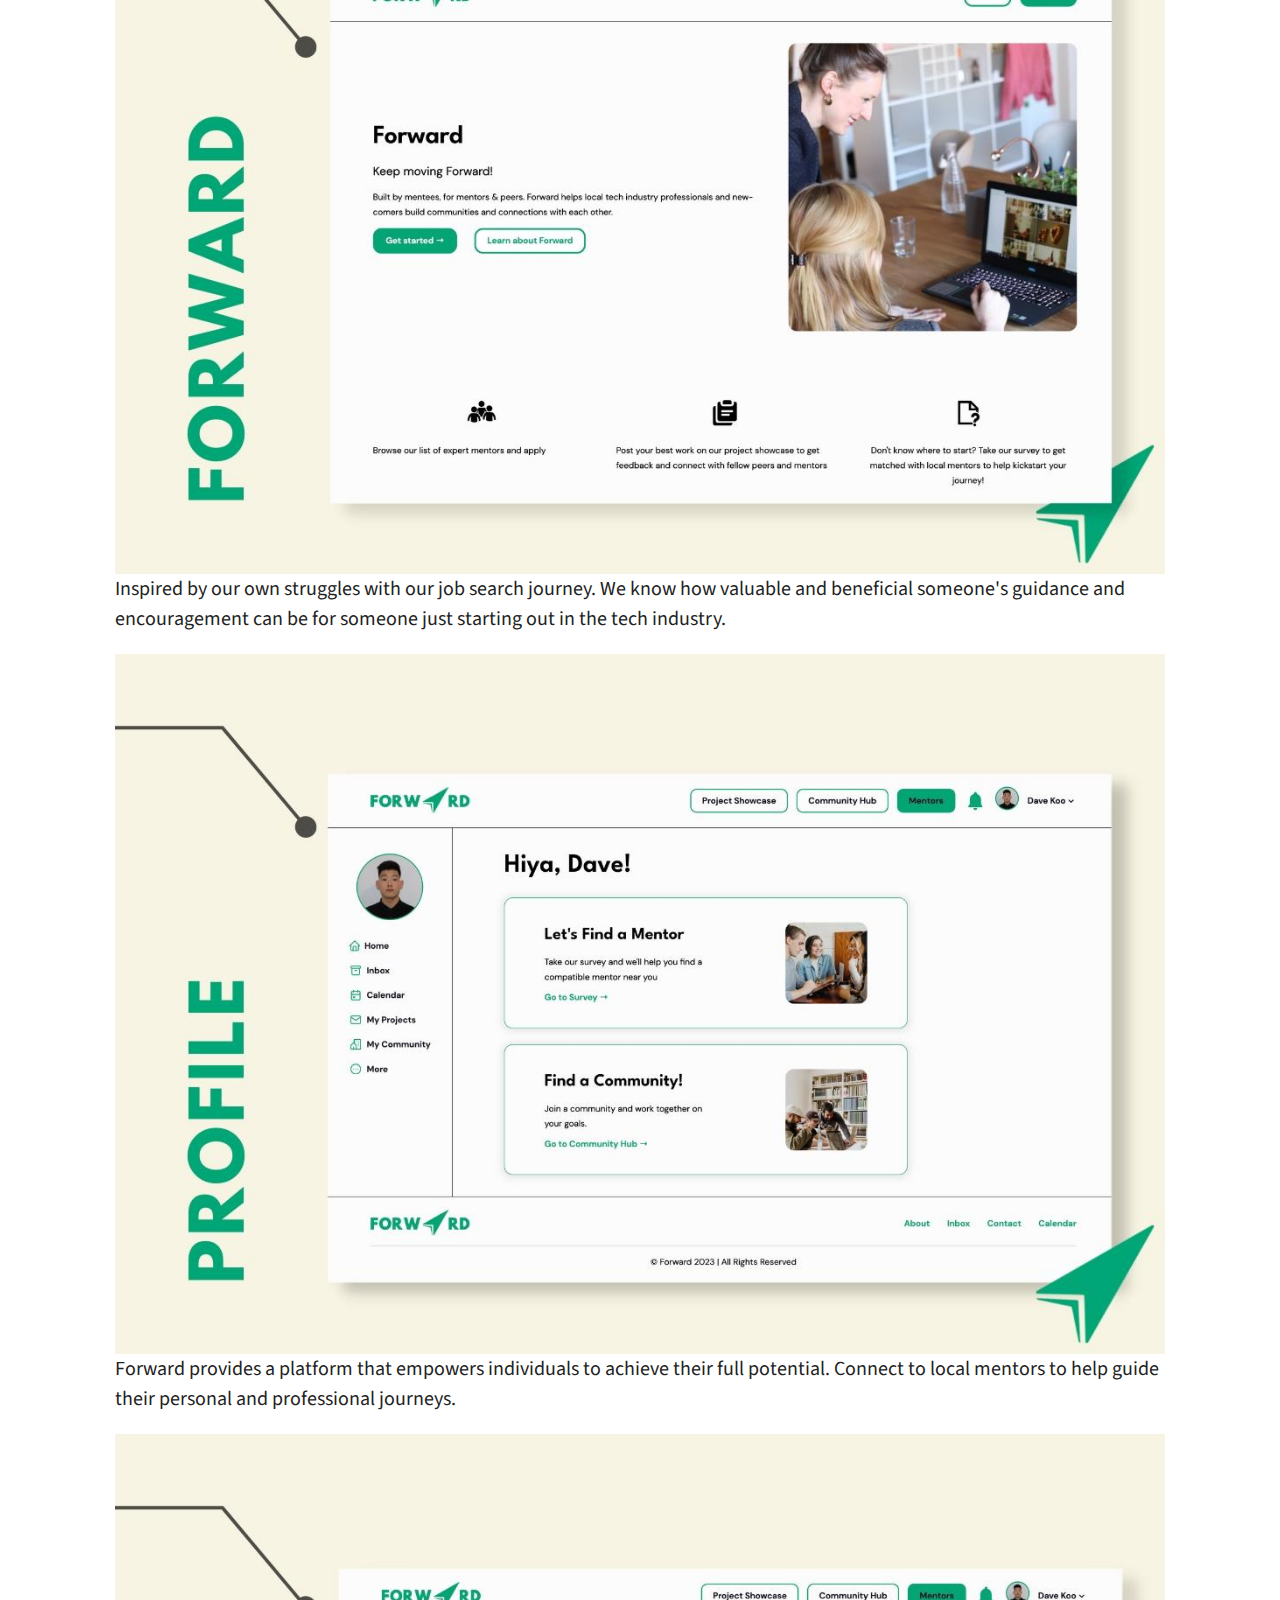
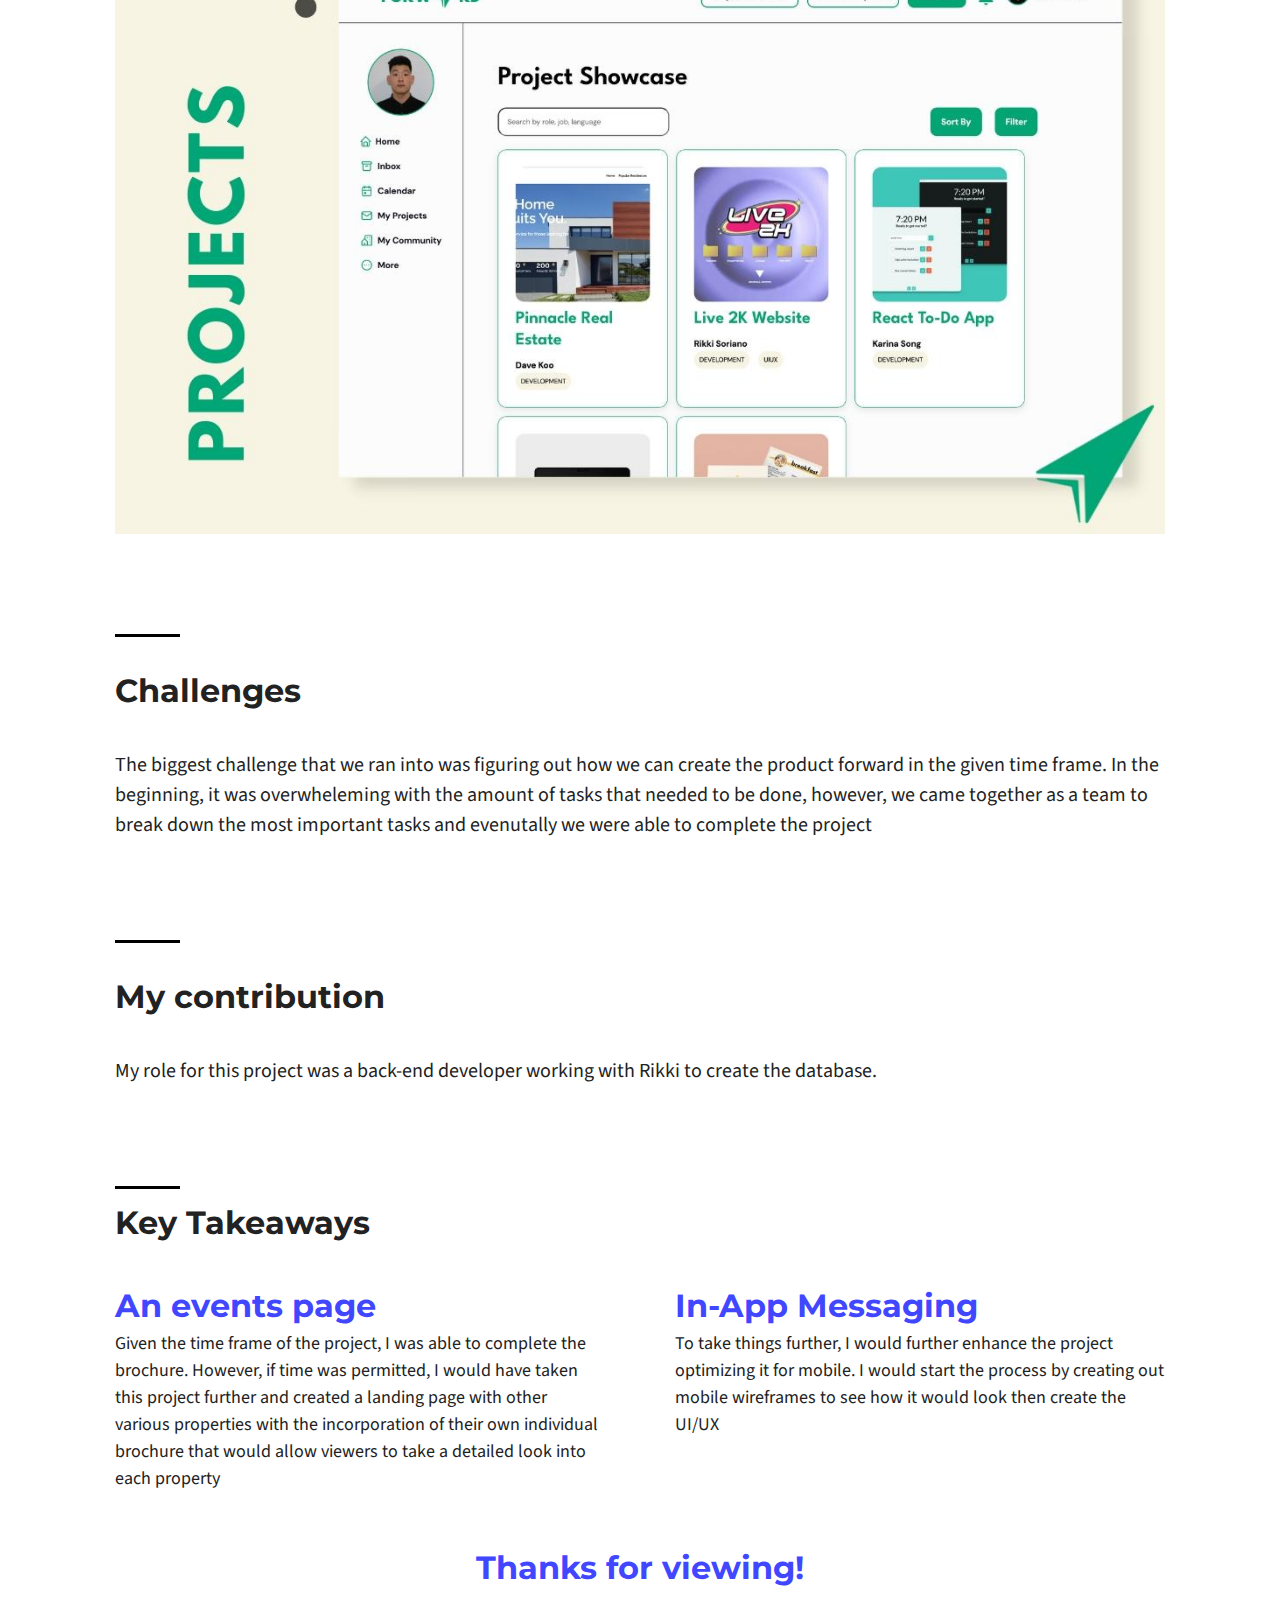
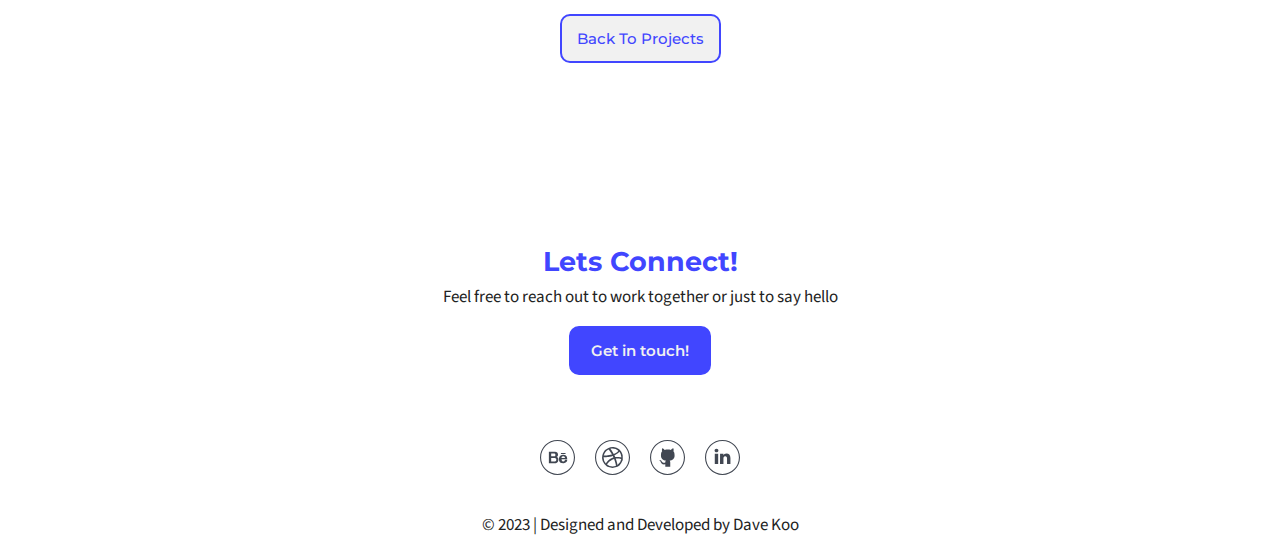
<file: dave-portfolio/forward.html>
<!DOCTYPE html>
<html lang="en">
<head>
    <!-- Google Tag Manager -->
    <script>(function(w,d,s,l,i){w[l]=w[l]||[];w[l].push({'gtm.start':
    new Date().getTime(),event:'gtm.js'});var f=d.getElementsByTagName(s)[0],
    j=d.createElement(s),dl=l!='dataLayer'?'&l='+l:'';j.async=true;j.src=
    'https://www.googletagmanager.com/gtm.js?id='+i+dl;f.parentNode.insertBefore(j,f);
    })(window,document,'script','dataLayer','GTM-M7ZQWJB');
    </script>
    <!-- End Google Tag Manager -->
    <meta charset="UTF-8">
    <meta http-equiv="X-UA-Compatible" content="IE=edge">
    <meta name="viewport" content="width=device-width, initial-scale=1.0">
    <meta property="og:type" name="description" content="Dave Koo Portfolio">
    <meta property="og:description" name="keywords" content="Front-End Developer html css react UI UX Designer">
    <meta property="og:url" content="davekoo.com/forward.html">
    <meta property="" name="author" content="Dave Koo">
    <link rel="preconnect" href="https://fonts.googleapis.com">
    <link rel="preconnect" href="https://fonts.gstatic.com" crossorigin>
    <link href="https://fonts.googleapis.com/css2?family=Montserrat:wght@300;400;500;700&family=Source+Sans+Pro:wght@300;400;600;700&display=swap" rel="stylesheet">
    <link href="styles/reset.css" rel="stylesheet">
    <link href="styles/main.css" rel="stylesheet">
    <title>Forward - Project Details</title>
</head>
<body>
    <noscript>
        <iframe src="https://www.googletagmanager.com/ns.html?id=GTM-M7ZQWJB" height="0" width="0" style="display:none;visibility:hidden"></iframe>
    </noscript>
    <header class="header-animation container-nav">
        <a href="index.html"><img class="logo" src="images/logo.svg" alt="personal brand logo"></a>
        <div class="icon">
            <div class="burger">  
            </div>
        </div>
        <nav class="header-menu">
            <ul>
                <li><a href="development.html">Development</a></li>
                <li><a href="design.html">Design</a></li>
                <li><a href="about.html">About</a></li>
                <li><a href="https://www.linkedin.com/in/dave-koo/" target="_blank"><img class="header-icon" src="images/linkedin-icon.svg" alt="linkedin-icon"></a></li>
            </ul>
        </nav>  
    </header>
    <div class="project-container">
        <div class="center">
            <h1>Forward</h1>
            <p>Connecting you to local mentors</p>
        </div>
        <div class="project-outline">
            <div>
                <h3>Role</h3>
                <p>Full-Stack Developer, <br> Project Documentation</p>
            </div>
            <div>
                <h3>Duration</h3>
                <p>24 hours</p>
            </div>
            <div>
                <h3>Team</h3>
                <p>Rikki Sorianno - Full-Stack Developer, Graphic Design</p>
                <p>Karina Song - Full-Stack Developer, Copywriting</p>
                <p>Marlowe Chen - Front-End Development, Copywriting</p>
                <p>Kayla Tran - UI/UX Design, Graphic Design</p>
            </div>
            <div>
                <h3>Tech Stack</h3>
                <p>HTML</p>
                <p>SASS</p>
                <p>PHP</p>
            </div>
            <div>
                <h3>Repo</h3>
                <a href="https://github.com/davekoo1106/hackathon-2023" target="_blank"><img class="header-icon" src="images/github-32.png" alt="github-icon"></a>
                <a href="https://forward.marlowecheng.com/public/" target="_blank"><img class="header-icon" src="images/web-32.png" alt="Live Site"></a>
            </div>
        </div>
        <div class="banner">
            <img src="images/forward.jpeg">
        </div>
        <div class="project-content">
            <div class="project-items">
                <h2 class="highlight">Project Overview</h2>
            </div>
            <div class="project-items">
                <p>Forward is a mentorship program that was awarded first-place at BCITs Hack the Break 2023.</p>
            </div>
        </div>
        <div class="project-content">
            <div class="project-items">
                <h2 class="highlight">Introduction</h2>
            </div>
            <div class="project-items">
                <p></p>
            </div>
        </div>
        <div>
            <div class="line"></div>
            <div>
                <div class="project-items">
                    <h2>Problem Statement</h2>
                </div>
                <div class="project-items">
                    <p>How can individuals facing job insecurity proactively develop their skills and knowledge to increase their employability and resilience in the labor market?</p>
                </div>
            </div>
        </div>
        <div>
            <div class="line"></div>
            <div>
                <div class="project-items">
                    <h2>Solution</h2>
                </div>
                <div class="project-items">
                    <img src="images/forward-landing-page.jpeg" alt="forward landing page">
                    <p>Inspired by our own struggles with our job search journey. We know how valuable and beneficial someone's guidance and encouragement can be for someone just starting out in the tech industry.</p>
                    <img src="images/forward-profile.jpeg" alt="forward profile page">
                    <p>Forward provides a platform that empowers individuals to achieve their full potential. Connect to local mentors to help guide their personal and professional journeys.</p>
                    <img src="images/forward-projects.jpeg" alt="forward projects page">
                </div>
            </div>
        </div>  
        <div>
            <div class="line"></div>
            <div>
                <div class="project-items">
                    <h2>Challenges</h2>
                </div>
                <div class="project-items">
                    <p>The biggest challenge that we ran into was figuring out how we can create the product forward in the given time frame. In the beginning, it was overwheleming with the amount of tasks that needed to be done, however, we came together as a team to break down the most important tasks and evenutally we were able to complete the project</p>
                </div>
            </div>
        </div>  
        <div>
            <div class="line"></div>
            <div>
                <div class="project-items">
                    <h2>My contribution</h2>
                </div>
                <div class="project-items">
                    <p>My role for this project was a back-end developer working with Rikki to create the database. </p>
                </div>
            </div>
        </div>  
        <div class="project-items">
            <div class="line"></div>
            <h2 class="key-takeaways">Key Takeaways</h2>
        </div>
        <div class="strategy-container">
            <div class="strategy-content">   
                <h2 class="highlight">An events page</h2>
                <p>Given the time frame of the project, I was able to complete the brochure. However, if time was permitted, I would have taken this project further and created a landing page with other various properties with the incorporation of their own individual brochure that would allow viewers to take a detailed look into each property</p>
            </div>
            <div class="strategy-content">
                <h2 class="highlight">In-App Messaging</h2>
                <p>To take things further, I would further enhance the project optimizing it for mobile. I would start the process by creating out mobile wireframes to see how it would look then create the UI/UX</p>
            </div>
        </div>
    </div>
    <button onclick="topFunction()" id="myBtn" title="Go to top"><img src="images/up-arrow.png" alt="arrow up"></button>

    <div class="home-btn">
        <div>
            <h2>Thanks for viewing!</h2>
            <a class="back-home-btn" href="development.html">Back To Projects</a>
        </div>
    </div>
    <footer class="footer">
        <h1 class="highlight">Lets Connect!</h1>
        <p>Feel free to reach out to work together or just to say hello</p>
        <a class="cta-button" target="_blank" href="mailto:davekoo93@gmail.com">Get in touch!</a>
        <div class="icon-container">
            <a class="footer-icon" href="https://www.behance.net/dave-koo" target="_blank" rel="behance"><img src="images/behance.svg" alt="behance logo"></a>
            <a class="footer-icon" href="https://dribbble.com/davekoo93" target="_blank" rel="dribble"><img src="images/dribbble.svg" alt="dribble logo"></a>
            <a class="footer-icon" href="https://github.com/davekoo1106" target="_blank" rel="gitHub"><img src="images/github.svg" alt="github logo"></a>
            <a class="footer-icon" href="https://www.linkedin.com/in/dave-koo-52b424159/" target="_blank" rel="linkedin"><img src="images/linkedin.svg" alt="linkedin logo"></a>
        </div>
            <p>&copy; 2023 | Designed and Developed by Dave Koo</p> 
    </footer>
    <script src="scripts/main.js"></script>
</body>
</html>
</file>
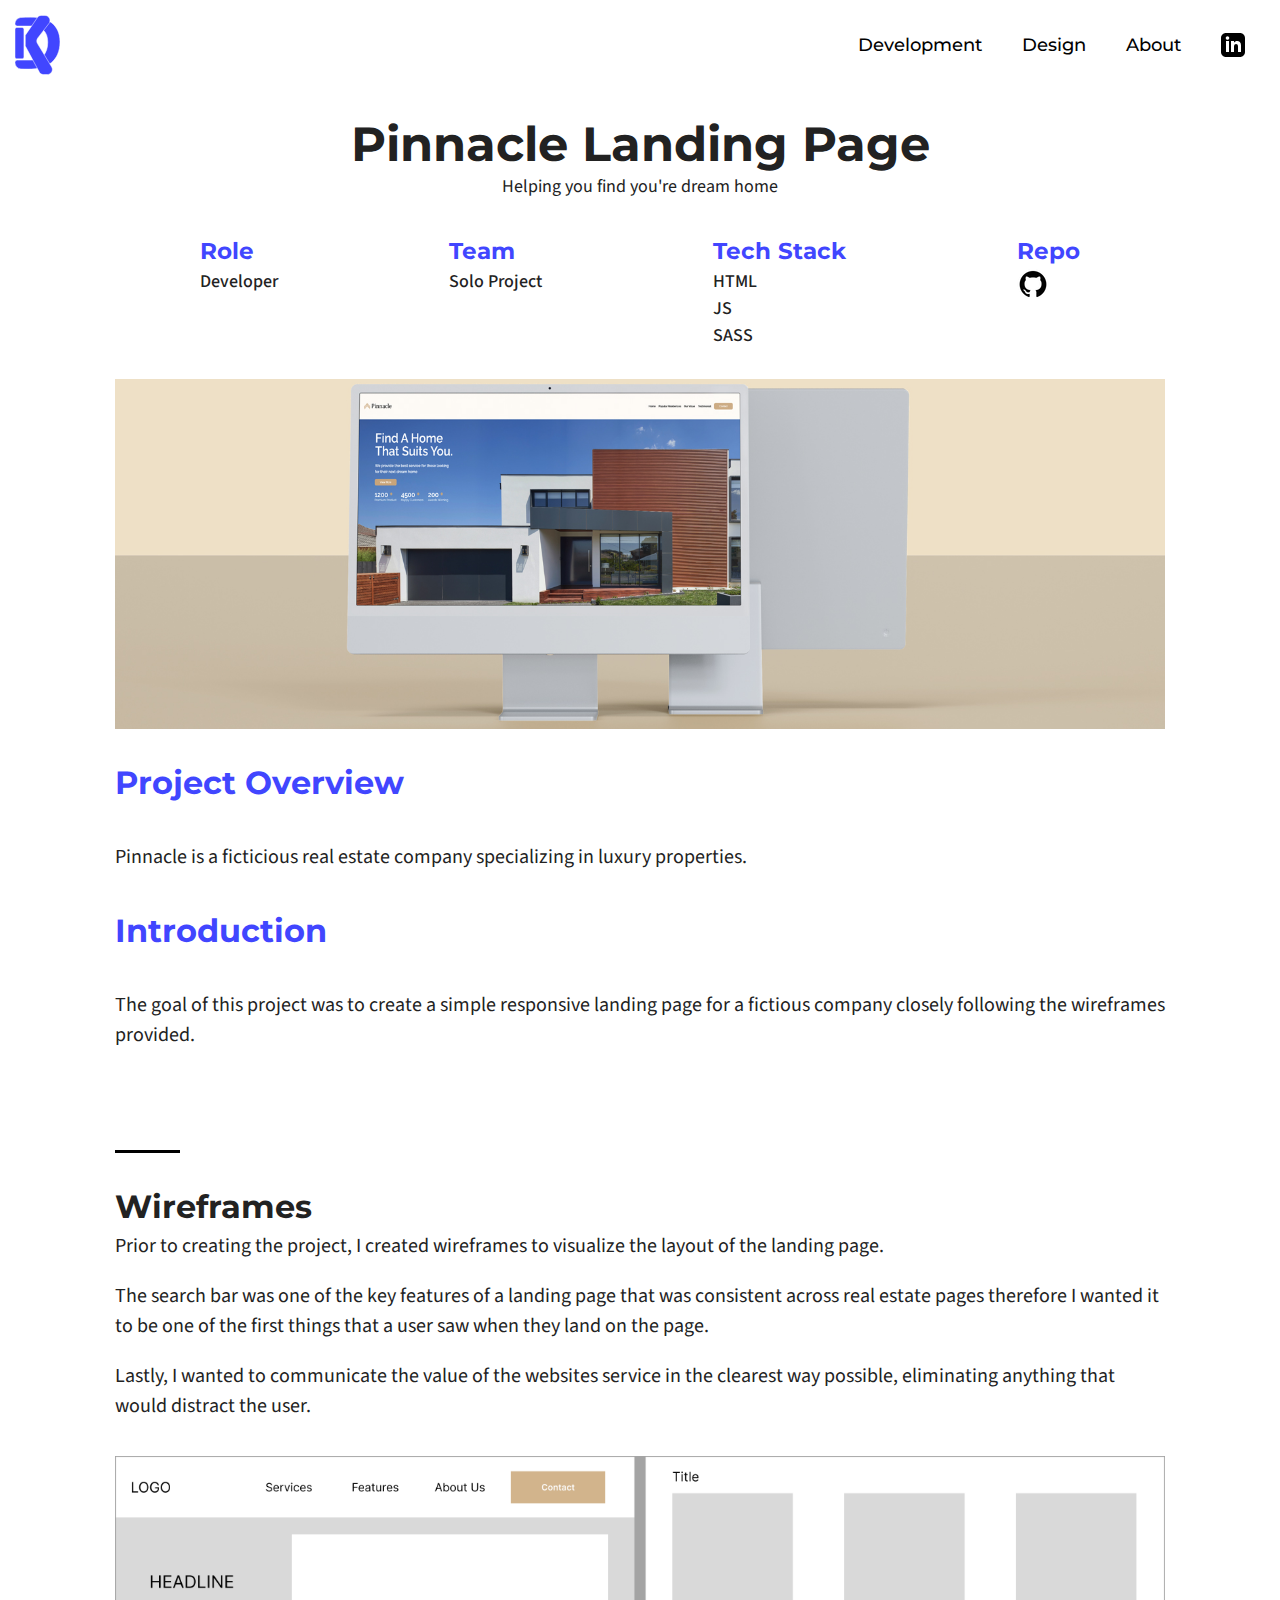
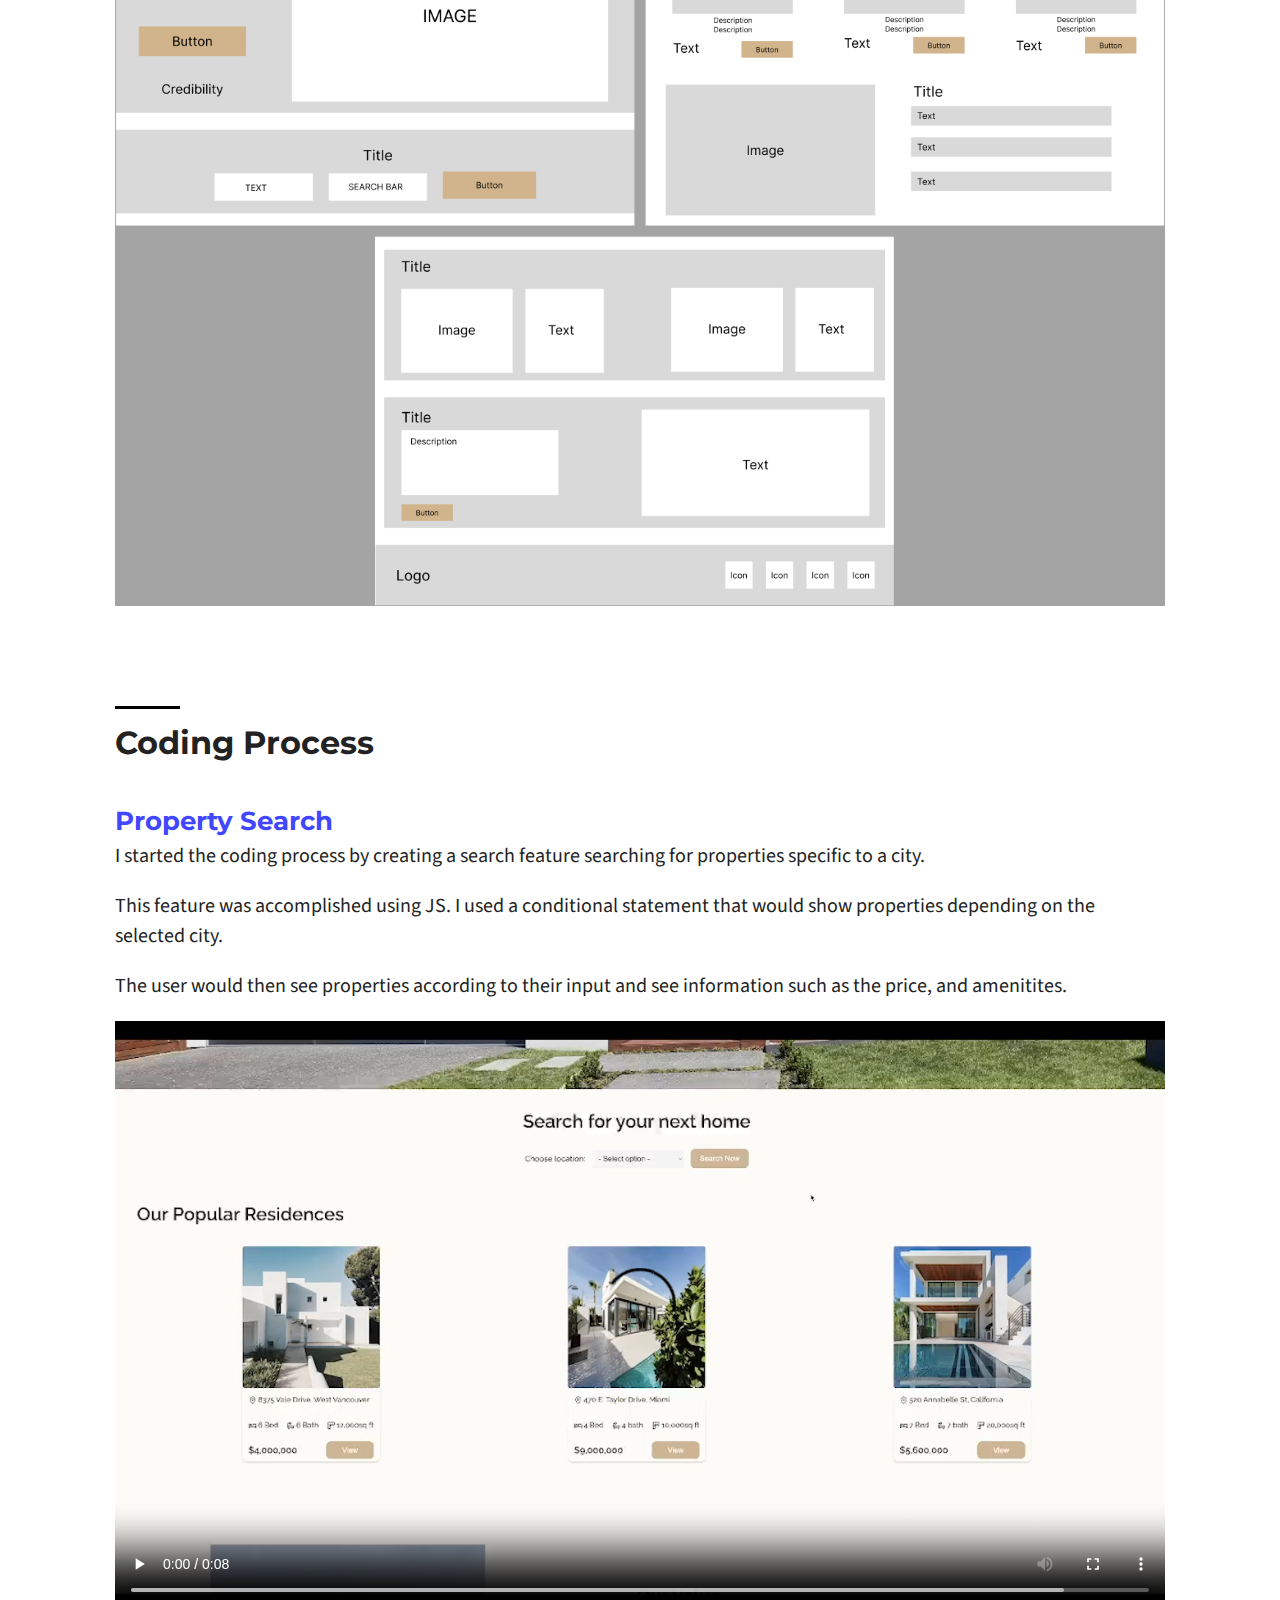
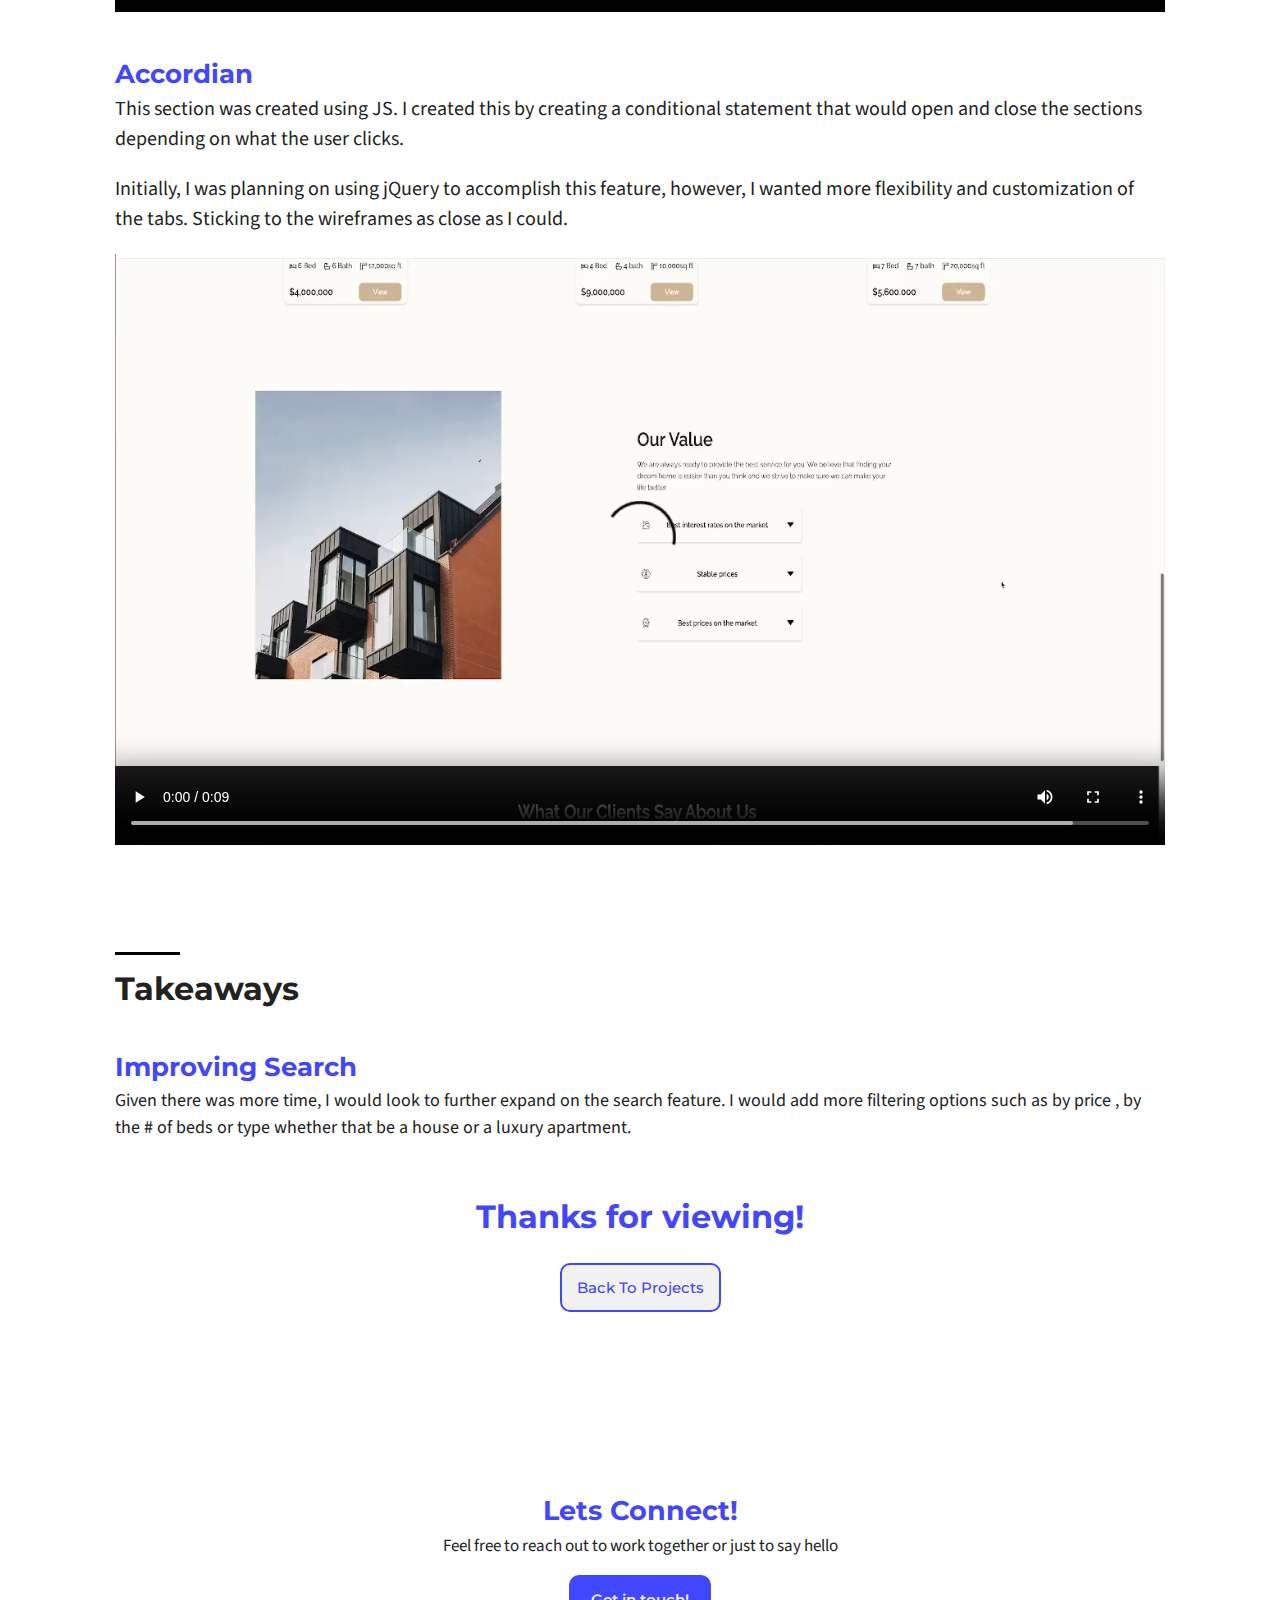
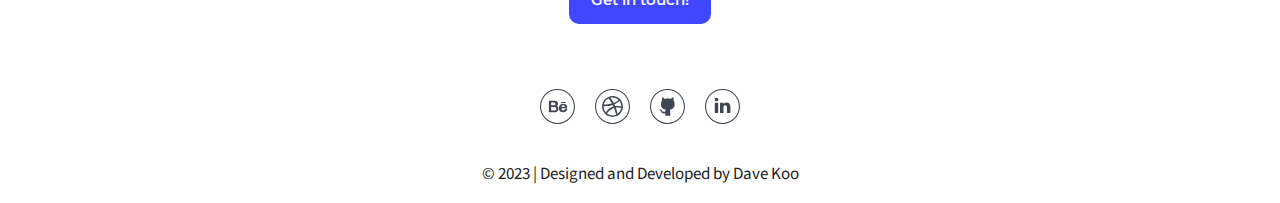
<file: dave-portfolio/pinnacle-landing.html>
<!DOCTYPE html>
<html lang="en">
<head>
    <!-- Google Tag Manager -->
    <script>(function(w,d,s,l,i){w[l]=w[l]||[];w[l].push({'gtm.start':
    new Date().getTime(),event:'gtm.js'});var f=d.getElementsByTagName(s)[0],
    j=d.createElement(s),dl=l!='dataLayer'?'&l='+l:'';j.async=true;j.src=
    'https://www.googletagmanager.com/gtm.js?id='+i+dl;f.parentNode.insertBefore(j,f);
    })(window,document,'script','dataLayer','GTM-M7ZQWJB');
    </script>
    <!-- End Google Tag Manager -->
    <meta charset="UTF-8">
    <meta http-equiv="X-UA-Compatible" content="IE=edge">
    <meta name="viewport" content="width=device-width, initial-scale=1.0">
    <meta property="og:type" name="description" content="Dave Koo Portfolio">
    <meta property="og:description" name="keywords" content="Front-End Developer html css react UI UX Designer">
    <meta property="og:url" content="davekoo.com/pinnacle-landing.html">
    <meta property="" name="author" content="Dave Koo">
    <link rel="preconnect" href="https://fonts.googleapis.com">
    <link rel="preconnect" href="https://fonts.gstatic.com" crossorigin>
    <link href="https://fonts.googleapis.com/css2?family=Montserrat:wght@300;400;500;700&family=Source+Sans+Pro:wght@300;400;600;700&display=swap" rel="stylesheet">
    <link href="styles/reset.css" rel="stylesheet">
    <link href="styles/main.css" rel="stylesheet">
    <title>Pinnacle Landing - Project Details</title>
</head>
<body>
    <noscript>
        <iframe src="https://www.googletagmanager.com/ns.html?id=GTM-M7ZQWJB" height="0" width="0" style="display:none;visibility:hidden"></iframe>
    </noscript>
    <header class="header-animation container-nav">
        <a href="index.html"><img class="logo" src="images/logo.svg" alt="personal brand logo"></a>
        <div class="icon">
            <div class="burger">  
            </div>
        </div>
        <nav class="header-menu">
            <ul>
                <li><a href="development.html">Development</a></li>
                <li><a href="design.html">Design</a></li>
                <li><a href="about.html">About</a></li>
                <li><a href="https://www.linkedin.com/in/dave-koo/" target="_blank"><img class="header-icon" src="images/linkedin-icon.svg" alt="linkedin-icon"></a></li>
            </ul>
        </nav>  
    </header>
    <div class="project-container">
        <div class="center">
            <h1>Pinnacle Landing Page</h1>
            <p>Helping you find you're dream home</p>
        </div>
        <div class="project-outline">
            <div>
                <h3>Role</h3>
                <p>Developer</p>
            </div>
            <div>
                <h3>Team</h3>
                <p>Solo Project</p>
            </div>
            <div>
                <h3>Tech Stack</h3>
                <p>HTML</p>
                <p>JS</p>
                <p>SASS</p>
            </div>
            <div>
                <h3>Repo</h3>
                <a href="https://github.com/davekoo1106/pinnacle-landing" target="_blank"><img class="header-icon" src="images/github-32.png" alt="github-icon"></a>
            </div>
        </div>
        <div class="banner">
            <img src="images/pinnacle-landing-bnr.jpg" alt="mockup">
        </div>
        <div class="project-content">
            <div class="project-items">
                <h2 class="highlight">Project Overview</h2>
            </div>
            <div class="project-items">
                <p>Pinnacle is a ficticious real estate company specializing in luxury properties.</p>
            </div>
        </div>
        <div class="project-content">
            <div class="project-items">
                <h2 class="highlight">Introduction</h2>
            </div>
            <div class="project-items">
                <p>The goal of this project was to create a simple responsive landing page for a fictious company closely following the wireframes provided.</p>
            </div>
        </div>
        <div>
            <div class="line"></div>
            <div>
                <div class="project-items">
                    <h2>Wireframes</h2>
                    <p>Prior to creating the project, I created wireframes to visualize the layout of the landing page.</p>
                    <p>The search bar was one of the key features of a landing page that was consistent across real estate pages therefore I wanted it to be one of the first things that a user saw when they land on the page.</p>
                    <p>Lastly, I wanted to communicate the value of the websites service in the clearest way possible, eliminating anything that would distract the user.</p>
                </div>
                <div class="project-items">
                    <p><img src="images/pinnacle-landing-wf.png" alt="pinnacle-landing-wireframes"></p>
                </div>
            </div>
        </div>
        <div>
            <div>
                <div>
                    <div class="project-items">
                        <div class="line"></div>
                        <h2>Coding Process</h2>
                    </div> 
                </div> 
                <div class="project-items">
                    <h3 class="highlight">Property Search</h3>
                    <p>I started the coding process by creating a search feature searching for properties specific to a city.</p> 
                    <p>This feature was accomplished using JS. I used a conditional statement that would show properties depending on the selected city.</p>
                    <p>The user would then see properties according to their input and see information such as the price, and amenitites.</p>
                    <video width="100%" height="100%" controls loop autoplay>
                        <source src="videos/pinnacle-landing-search.mp4">
                    </video>
                </div>   
                <div class="project-items">
                    <h3 class="highlight">Accordian</h3>
                    <p>This section was created using JS. I created this by creating a conditional statement that would open and close the sections depending on what the user clicks.</p>
                    <p>Initially, I was planning on using jQuery to accomplish this feature, however, I wanted more flexibility and customization of the tabs. Sticking to the wireframes as close as I could.</p>
                    <video width="100%" height="100%" controls loop autoplay>
                        <source src="videos/pinnacle-accordian.mp4">
                    </video>
                </div>
            </div>
        </div>    
        <div class="project-items">
            <div class="line"></div>
            <h2>Takeaways</h2>
        </div>
        <div>
            <div class="strategy-content">   
                <h3 class="highlight">Improving Search</h3>
                <p>Given there was more time, I would look to further expand on the search feature. I would add more filtering options such as by price , by the # of beds or type whether that be a house or a luxury apartment.</p>
            </div>
        </div>
    </div>
    <button onclick="topFunction()" id="myBtn" title="Go to top"><img src="images/up-arrow.png" alt="arrow up"></button>

    <div class="home-btn">
        <div>
            <h2>Thanks for viewing!</h2>
            <a class="back-home-btn" href="development.html">Back To Projects</a>
        </div>
    </div>
    <footer class="footer">
        <h1 class="highlight">Lets Connect!</h1>
        <p>Feel free to reach out to work together or just to say hello</p>
        <a class="cta-button" target="_blank" href="mailto:davekoo93@gmail.com">Get in touch!</a>
        <div class="icon-container">
            <a class="footer-icon" href="https://www.behance.net/dave-koo" target="_blank" rel="behance"><img src="images/behance.svg" alt="behance logo"></a>
            <a class="footer-icon" href="https://dribbble.com/davekoo93" target="_blank" rel="dribble"><img src="images/dribbble.svg" alt="dribble logo"></a>
            <a class="footer-icon" href="https://github.com/davekoo1106" target="_blank" rel="gitHub"><img src="images/github.svg" alt="github logo"></a>
            <a class="footer-icon" href="https://www.linkedin.com/in/dave-koo-52b424159/" target="_blank" rel="linkedin"><img src="images/linkedin.svg" alt="linkedin logo"></a>
        </div>
            <p>&copy; 2023 | Designed and Developed by Dave Koo</p> 
    </footer>
    <script src="scripts/main.js"></script>
</body>
</html>
</file>
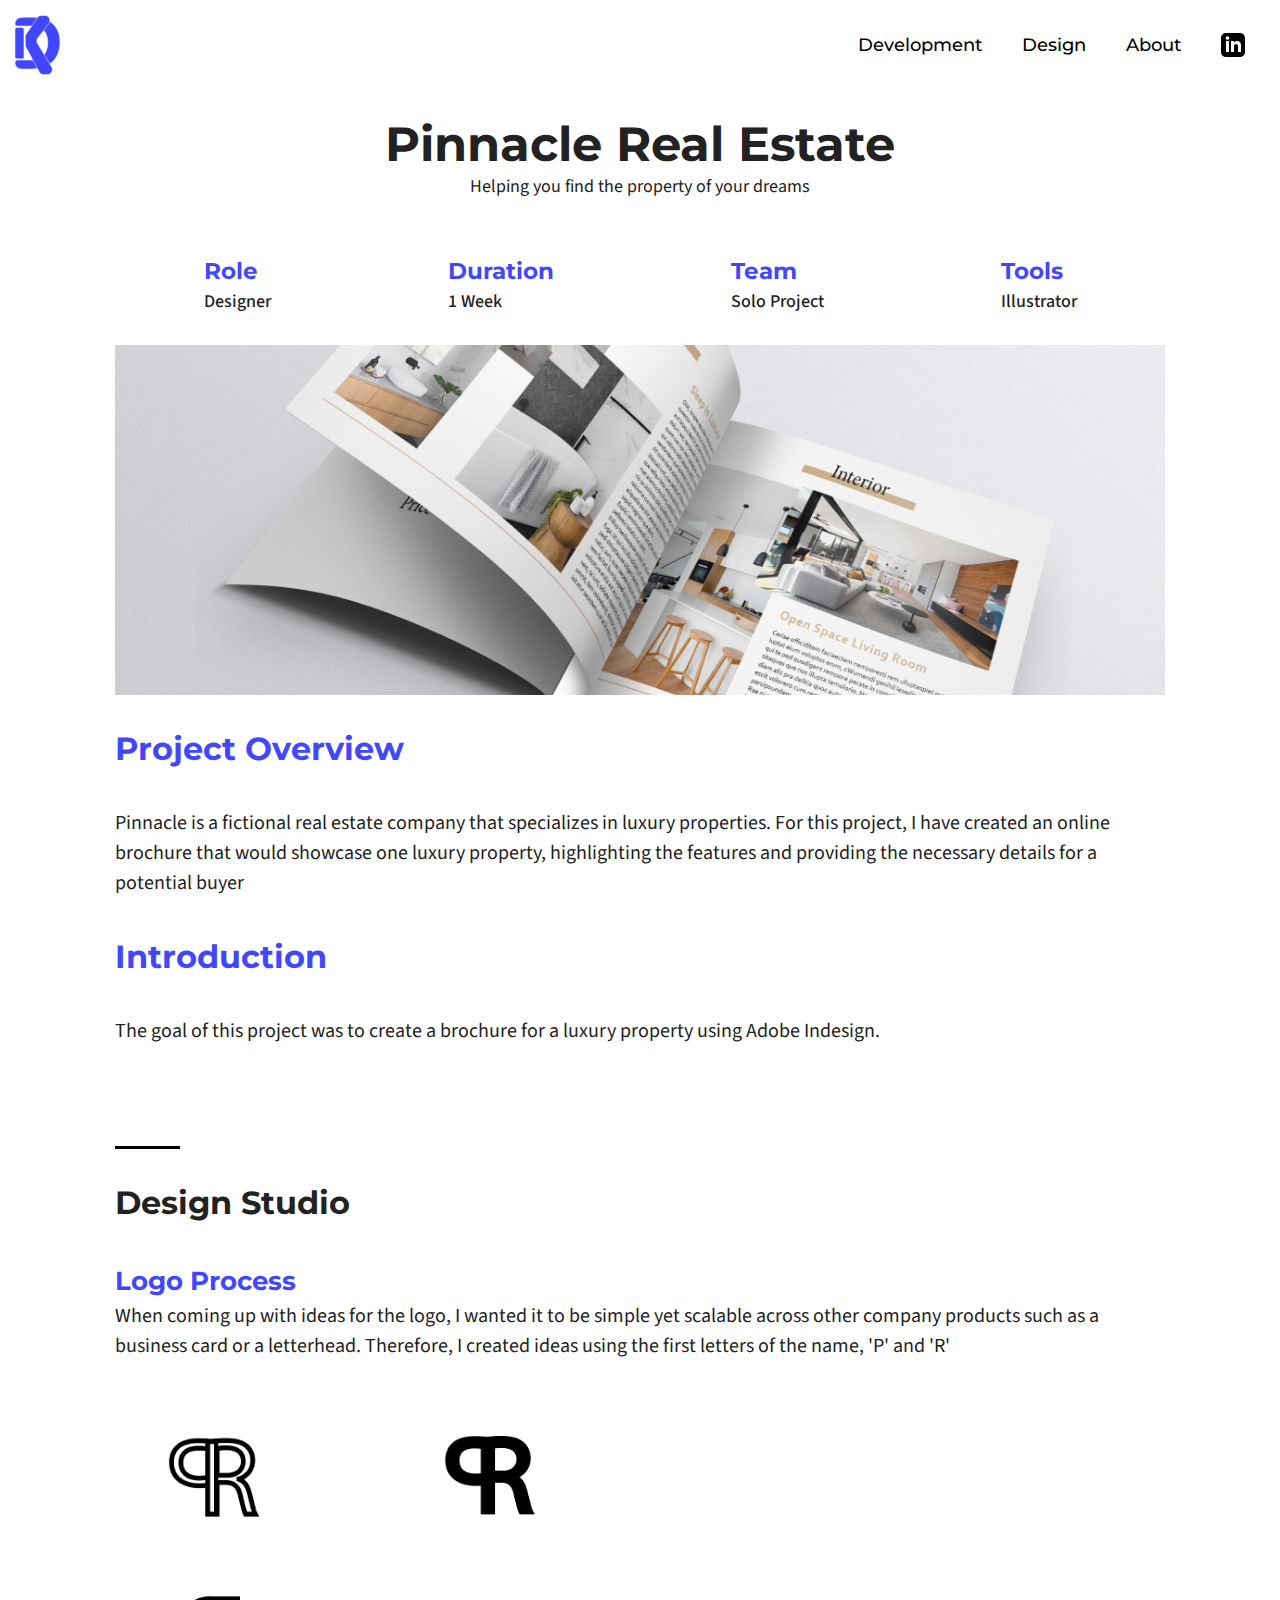
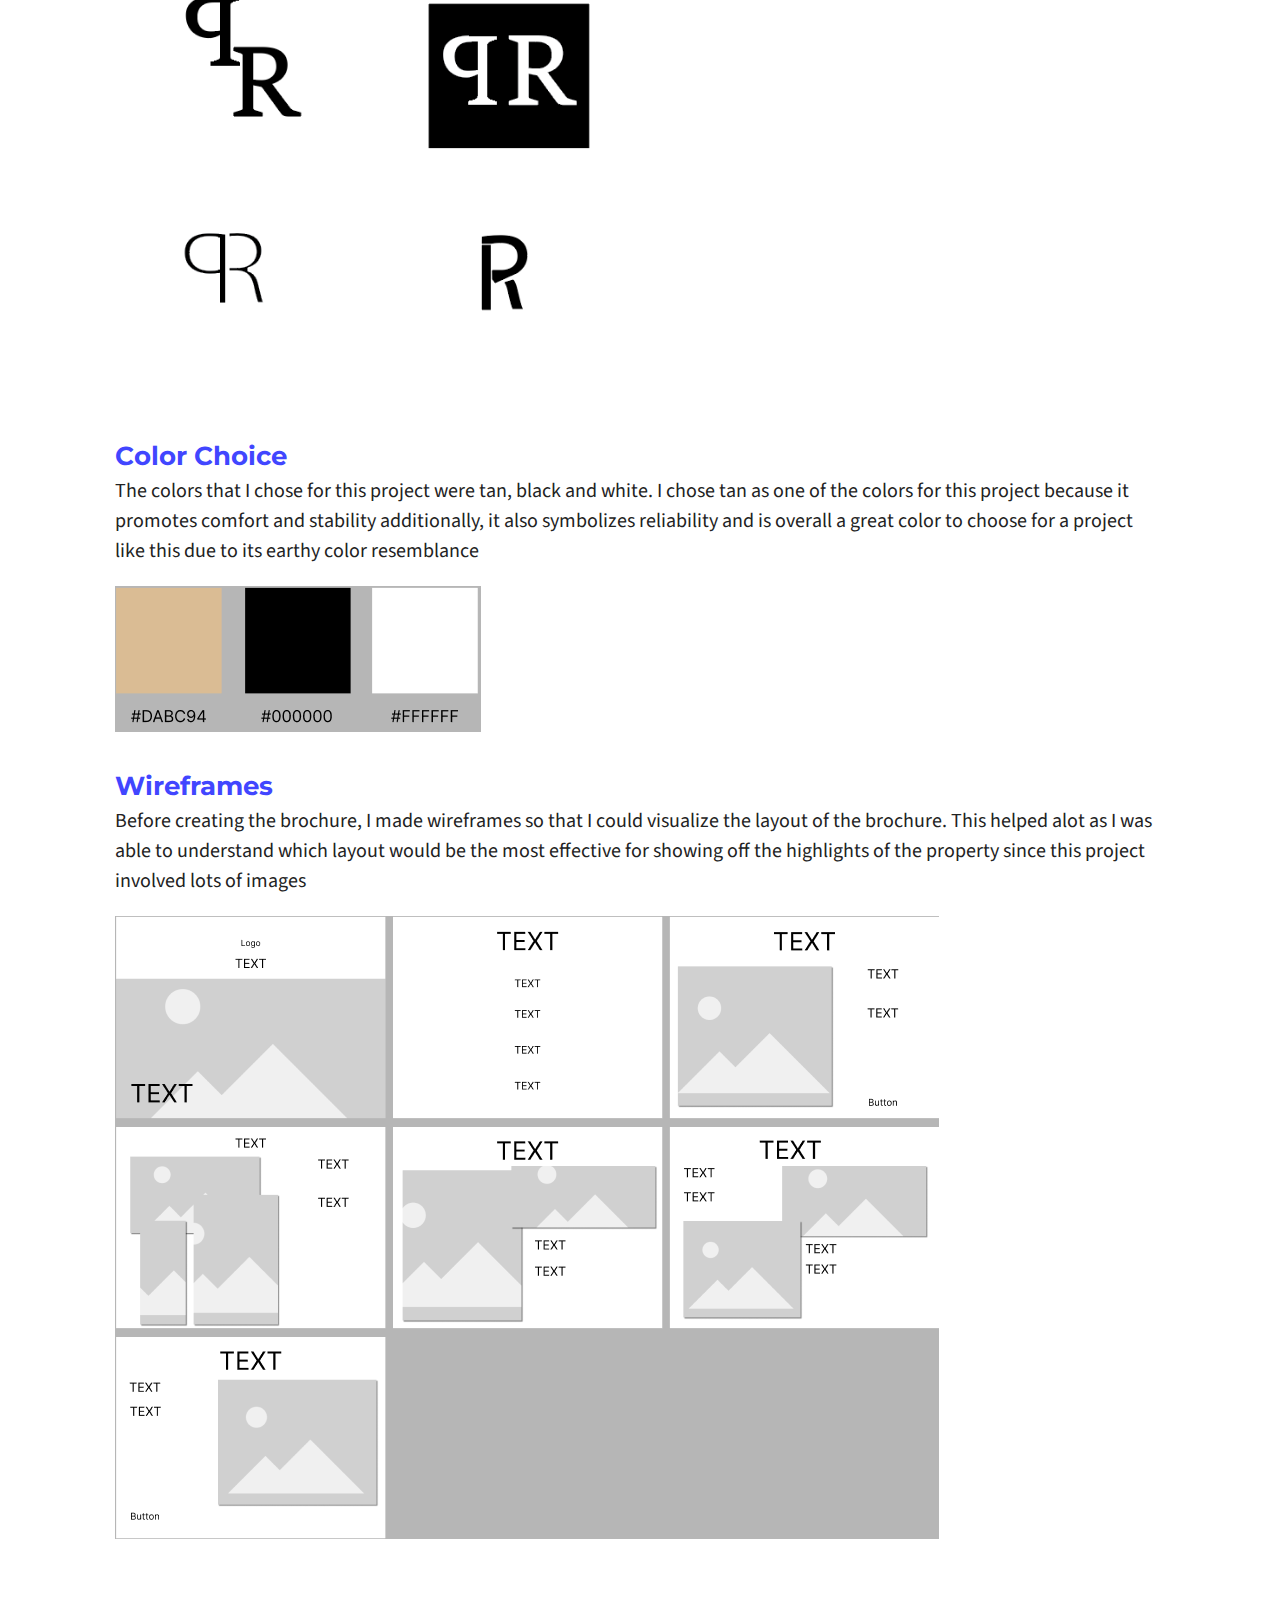
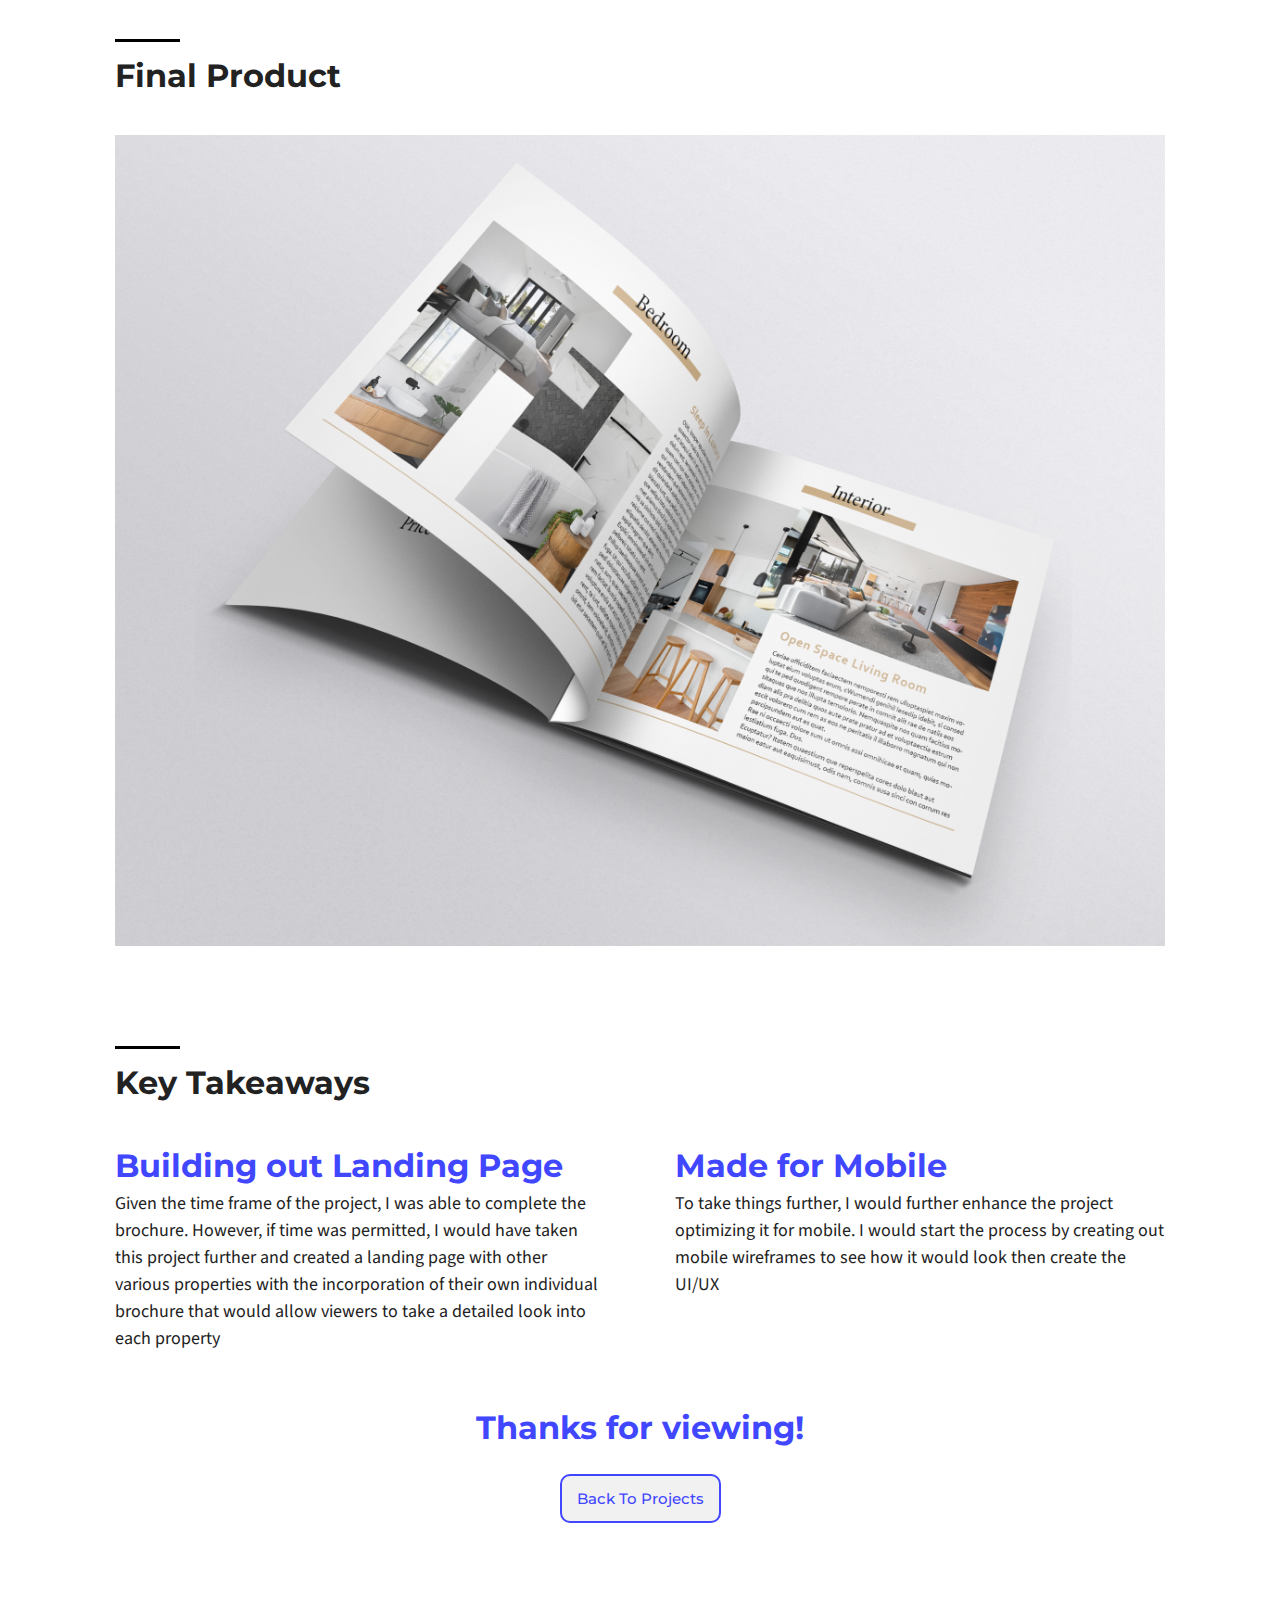
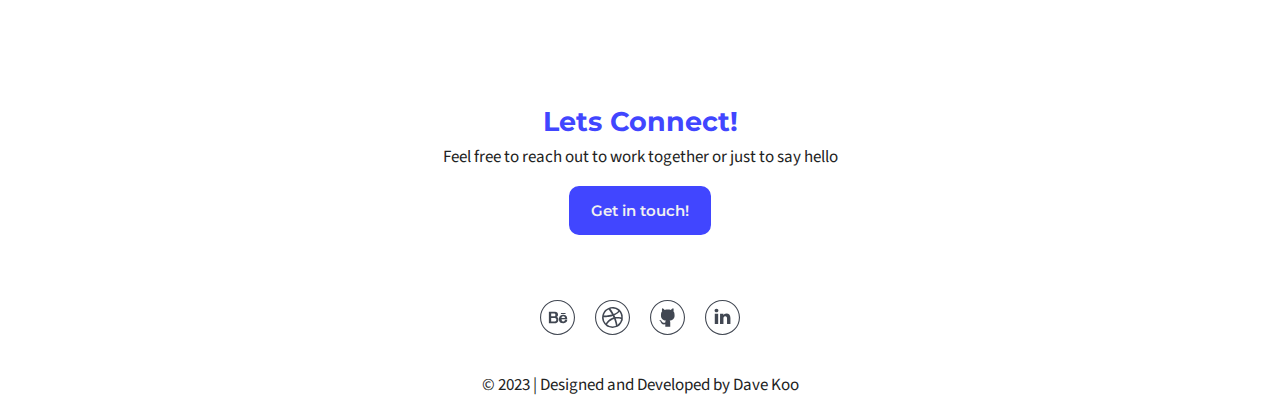
<file: dave-portfolio/pinnacle.html>
<!DOCTYPE html>
<html lang="en">
<head>
    <!-- Google Tag Manager -->
    <script>(function(w,d,s,l,i){w[l]=w[l]||[];w[l].push({'gtm.start':
    new Date().getTime(),event:'gtm.js'});var f=d.getElementsByTagName(s)[0],
    j=d.createElement(s),dl=l!='dataLayer'?'&l='+l:'';j.async=true;j.src=
    'https://www.googletagmanager.com/gtm.js?id='+i+dl;f.parentNode.insertBefore(j,f);
    })(window,document,'script','dataLayer','GTM-M7ZQWJB');
    </script>
    <!-- End Google Tag Manager -->
    <meta charset="UTF-8">
    <meta http-equiv="X-UA-Compatible" content="IE=edge">
    <meta name="viewport" content="width=device-width, initial-scale=1.0">
    <meta property="og:type" name="description" content="Dave Koo Portfolio">
    <meta property="og:description" name="keywords" content="Front-End Developer html css react UI UX Designer">
    <meta property="og:url" content="davekoo.com/pinnacle.html">
    <meta property="" name="author" content="Dave Koo">
    <link rel="preconnect" href="https://fonts.googleapis.com">
    <link rel="preconnect" href="https://fonts.gstatic.com" crossorigin>
    <link href="https://fonts.googleapis.com/css2?family=Montserrat:wght@300;400;500;700&family=Source+Sans+Pro:wght@300;400;600;700&display=swap" rel="stylesheet">
    <link href="styles/reset.css" rel="stylesheet">
    <link href="styles/main.css" rel="stylesheet">
    <title>Pinnacle Brochure - Project Details</title>
</head>
<body>
    <noscript>
        <iframe src="https://www.googletagmanager.com/ns.html?id=GTM-M7ZQWJB" height="0" width="0" style="display:none;visibility:hidden"></iframe>
    </noscript>
    <header class="header-animation container-nav">
        <a href="index.html"><img class="logo" src="images/logo.svg" alt="personal brand logo"></a>
        <div class="icon">
            <div class="burger">  
            </div>
        </div>
        <nav class="header-menu">
            <ul>
                <li><a href="development.html">Development</a></li>
                <li><a href="design.html">Design</a></li>
                <li><a href="about.html">About</a></li>
                <li><a href="https://www.linkedin.com/in/dave-koo/" target="_blank"><img class="header-icon" src="images/linkedin-icon.svg" alt="linkedin-icon"></a></li>
            </ul>
        </nav>  
    </header>
    <div class="project-container">
        <div class="center">
            <h1>Pinnacle Real Estate</h1>
            <p>Helping you find the property of your dreams</p>
            <br>
        </div>
        <div class="project-outline">
            <div>
                <h3>Role</h3>
                <p>Designer</p>
            </div>
            <div>
                <h3>Duration</h3>
                <p>1 Week</p>
            </div>
            <div>
                <h3>Team</h3>
                <p>Solo Project</p>
            </div>
            <div>
                <h3>Tools</h3>
                <p>Illustrator</p>
            </div>
        </div>
        <div class="banner">
            <img src="images/pinnacle-brochure-final.png" alt="pinnacle brochure">
        </div>
        <div class="project-content">
            <div class="project-items">
                <h2 class="highlight">Project Overview</h2>
            </div>
            <div class="project-items">
                <p>Pinnacle is a fictional real estate company that specializes in luxury properties. For this project, I have created an online brochure that would showcase one luxury property, highlighting the features and providing the necessary details for a potential buyer</p>
            </div>
        </div>
        <div class="project-content">
            <div class="project-items">
                <h2 class="highlight">Introduction</h2>
            </div>
            <div class="project-items">
                <p>The goal of this project was to create a brochure for a luxury property using Adobe Indesign.</p>
            </div>
        </div>
        <div class="line"></div>
        <div>
            <div>
                <div class="project-items">
                    <h2>Design Studio</h2>
                </div>
            </div>
        </div>
    
        <div class="project-items">
            <h3 class="highlight">Logo Process</h3>
            <p>When coming up with ideas for the logo, I wanted it to be simple yet scalable across other company products such as a business card or a letterhead. Therefore, I created ideas using the first letters of the name, 'P' and 'R'</p>
        </div>
        <div class="strategy-container">
            <div class="strategy-content">   
                <img src="images/pinnacle-logo.png" alt="pinnacle logo">
            </div> 
        </div>

        <div class="project-items">
            <h3 class="highlight">Color Choice</h3>
            <p>The colors that I chose for this project were tan, black and white. I chose tan as one of the colors for this project because it promotes comfort and stability additionally, it also symbolizes reliability and is overall a great color to choose for a project like this due to its earthy color resemblance</p>
            <div class="pinnacle-center">
                <img src="images/pinnacle-color.png" alt="pinnacle color choice">
            </div>
        </div>


        <div class="project-items">
            <div class="project-items">
                <h3 class="highlight">Wireframes</h3>
                <p>Before creating the brochure, I made wireframes so that I could visualize the layout of the brochure. This helped alot as I was able to understand which layout would be the most effective for showing off the highlights of the property since this project involved lots of images</p>
                <div class="pinnacle-center">
                    <img src="images/pinnacle-wf.png" alt="pinnacle wireframes">
                </div>
            </div>
        </div>
        <div class="project-items">
            <div class="line"></div>
            <h2>Final Product</h2>
        </div> 

        <div class="project-items">
            <div>
                <img src="images/pinnacle-brochure-final.png" alt="pinnacle final product">
            </div>
        </div>
        <div class="project-items">
            <div class="line"></div>
            <h2 class="key-takeaways">Key Takeaways</h2>
        </div>
        <div class="strategy-container">
            <div class="strategy-content">   
                <h2 class="highlight">Building out Landing Page</h2>
                <p>Given the time frame of the project, I was able to complete the brochure. However, if time was permitted, I would have taken this project further and created a landing page with other various properties with the incorporation of their own individual brochure that would allow viewers to take a detailed look into each property</p>
            </div>
            <div class="strategy-content">
                <h2 class="highlight">Made for Mobile</h2>
                <p>To take things further, I would further enhance the project optimizing it for mobile. I would start the process by creating out mobile wireframes to see how it would look then create the UI/UX</p>
            </div>
        </div>
        <button onclick="topFunction()" id="myBtn" title="Go to top"><img src="images/up-arrow.png" alt="arrow up"></button>

        <div class="home-btn">
            <div>
                <h2>Thanks for viewing!</h2>
                <a class="back-home-btn" href="design.html">Back To Projects</a>
            </div>
        </div>
    </div>
    <footer class="footer">
        <h1 class="highlight">Lets Connect!</h1>
        <p>Feel free to reach out to work together or just to say hello</p>
        <a class="cta-button" target="_blank" href="mailto:davekoo93@gmail.com">Get in touch!</a>
        <div class="icon-container">
            <a class="footer-icon" href="https://www.behance.net/dave-koo" target="_blank" rel="behance"><img src="images/behance.svg" alt="behance logo"></a>
            <a class="footer-icon" href="https://dribbble.com/davekoo93" target="_blank" rel="dribble"><img src="images/dribbble.svg" alt="dribble logo"></a>
            <a class="footer-icon" href="https://github.com/davekoo1106" target="_blank" rel="gitHub"><img src="images/github.svg" alt="github logo"></a>
            <a class="footer-icon" href="https://www.linkedin.com/in/dave-koo-52b424159/" target="_blank" rel="linkedin"><img src="images/linkedin.svg" alt="linkedin logo"></a>
        </div>
            <p>&copy; 2023 | Designed and Developed by Dave Koo</p> 
    </footer>
    <script src="scripts/main.js"></script>
</body>
</html>
</file>
<file: dave-portfolio/styles/main.css>
/* GLOBALS */

* { 
    margin: 0;
    padding: 0;
    scroll-behavior: smooth;
}

body {
    font-family: 'Montserrat', sans-serif;
    font-size: 20px;
}

p {
    font-family: 'Source Sans Pro', sans-serif;
    line-height: 1.5;
    font-size: 18px;
}

h2 {
    font-size: 32px;
}

h3 {
    font-size: 26px;
}   

h4 {
    font-size: 21px;
}

li {
    font-size: 16px;
    font-family: 'Source Sans Pro', sans-serif;
}

/* END GLOBAL */


/* Helper Class */

    .mb-30 {
        margin-bottom: 30px
    }

/* -------------*/



.center {
    text-align: center;
}

.content {
    max-width: 1440px;
    margin: 15% auto 0;
}

.content h1 {
    font-weight: 400;
    font-size: 80px;
}

.content h2 {
    font-size: 80px;
    font-weight: 400;
    margin-top: 25px;
}

.content h4 {
    font-size: 53px;
    font-weight: 300;
    margin: 25px 0;
    font-style: italic;
}

.content p {
    font-weight: 400;
    font-size: 20px;
} 

.highlight {
    color: #4146ff;
}

.highlight h2 {
    font-size: 20px;
}


/* IMAGES */

img {
    max-width: 100%;
    height: auto;
}

.logo {
    width: 45px;
}

.img-resize {
    width: 500px;
    border-radius: 45px;
    box-shadow: rgba(0, 0, 0, 0.24) 0px 3px 8px;
}

.evlv-wf {
    display: flex;
    justify-content: center;
    align-items: center;
} 


/* NAV BAR */

.container-nav {
    flex-wrap: wrap;
}

.header-icon:hover {
    transform: scale(1.1, 1.1);
}

header {
    display: flex;
    flex-direction: row;
    align-items: center;
    justify-content: space-between;
    padding: 15px;
    position: fixed;
    width: 100%;
    top: 0;
    left: 0;
    z-index: 99;
    background-color: white;
}

.header-menu {
    width: auto;
}

.header-animation {
    animation: header-load 900ms ease-out;
}

@keyframes header-load {
    0% {
        transform: translateY(-100%);
        opacity: 0;
    }

    100% {
        transform: translateY(0%);
        opacity: 1;
    }
}

nav {
    display: block;
}

nav ul {
    display: flex;
    justify-content: center;
    align-items: center;
}

nav ul li a{
    color: black;
    text-decoration: none;
    display: block;
    padding: 10px 20px;
    font-weight: 500;
    font-family:'Montserrat', sans-serif;
    font-size: 18px;
}

nav ul li a:hover {
    color: #4146ff;
}


/* ABOUT PAGE */

.text-container {
    line-height: 1.5;
    max-width: 600px;
}

.about-info {
    display: flex;
    max-width: 1280px;
    margin: 0 auto;
    padding: 60px 25px;
    margin-top: 65px;
}

.about-animation {
    animation: about-load 900ms ease-out;
}

@keyframes about-load {
    0% {
        transform: translateY(-100%);
        opacity: 0;
    }

    100% {
        transform: translateY(0%);
        opacity: 1;
    }
}

.pf-image-animation {
    animation: pf-load 900ms ease-out;
}

@keyframes pf-load {
    0% {
        transform: translateY(100%);
        opacity: 0;
    }

    100% {
        transform: translateY(0%);
        opacity: 1;
    }
}

.about-header {
    color: #4146ff;
    margin-bottom: 18px;
    font-size: 50px;
    font-weight: 500;
}

.about-img {
    flex-basis: 40%;
}

.profile-img {
    margin: 0 auto;
    display: block;
    border-radius: 45px;
    box-shadow: rgba(0, 0, 0, 0.24) 0px 3px 8px;
}

.skill-block-container {
    display: grid;
    grid-template-columns: repeat(12, 1fr);
    width: 100%;
}

.skill-block {
    display: flex;
    grid-column: auto / span 12;
    justify-content: space-around;
    padding-bottom: 30px;
    color: white;
    background: #4146ff;
}

.skill-block-items {
    align-items: center;
    font-family: 'Montserrat', sans-serif;
    font-weight: 300;
}

.skill-block h1 {
    padding-top: 30px;
    padding-bottom: 10px;
    text-align: center;
    font-size: 30px;
    font-weight: 600;
}

.skill-block p {
    text-align: center;
    padding: 6px;
    font-weight: 500;
}

.about-container {
    flex-basis: 60%;
}

.fun-facts {
    display: flex;
    flex-direction: column;
    background-color: #4146ff;
    width: 100%;
    height: auto;
    padding: 20px 30px;
    color: #f1f1f1;
    margin-bottom: 30px;
    border-radius: 25px;
}

.fact-items p {
    margin: 10px 0;
}

.fact-title {
    padding-bottom: 15px;
}

/* FOOTER */

.footer {
    text-align: center;
    width: 100%;
    padding-top: 120px;
}

.footer h1 {
    font-size: 27px;
    margin-bottom: 10px;
}

.footer p {
    font-size: 17px;
    margin-bottom: 15px;
}


.footer-icon:hover {
    transform: scale(1.1,1.1);
}

.icon-container {
    padding-bottom: 3%;
    display: flex;
    justify-content: center;
    align-items: center;
    gap: 20px;
}

.footer-icon img {
    width: 35px;
}


.cta-button {
    font-family: 'Montserrat', 'sans-serif';
    font-weight: 600;
    font-size: 15px;
    font-style: bold;
    background-color: #4146ff;
    color: #f1f1f1;
    display: inline-block;
    border: 2px solid #4146ff;
    border-radius: 10px;
    padding: 15px 20px;
    text-align: center;
    margin-bottom: 65px;
    text-decoration: none;
}

.cta-button:hover {
    cursor: pointer;
    color: #4146ff;
    background-color: #f1f1f1;
    transition: 0.2s ease-in-out;
}


/* BACK TO HOME BUTTON */

.home-btn {
    display: flex;
    justify-content: center;
    padding-top: 60px;
}

.home-btn div {
    display: flex;
    align-items: center;
    flex-direction: column;
}

.home-btn button {
    font-size: 17px;
    font-weight: 500;
    padding: 17px 15px;
    border-radius: 10px;
    color: #4146ff;
    background-color: #f1f1f1;
    border: 2px solid #4146ff

}

.home-btn h2 {
    padding-bottom: 30px;
    color: #4146ff;
}

.back-home-btn {
    font-family: 'Montserrat', 'sans-serif';
    font-weight: 500;
    font-size: 15px;
    font-style: bold;
    background-color: #f1f1f1;
    color: #4146ff;
    display: inline-block;
    border: 2px solid #4146ff;
    border-radius: 10px;
    padding: 15px 15px;
    text-align: center;
    margin-bottom: 65px;
    text-decoration: none;
}

.back-home-btn:hover {
    color: white;
    background-color: #4146ff;
}


/* BANNER */

.banner {
    width: 100%;
    margin: 0 auto;
    background-size: cover;
    margin: 30px 0;
}

.banner img {
    width: 100%;
    aspect-ratio: 3/1;
    object-fit: cover;
}


/* CARDS */

.wrapper {
    max-width: 1440px;
    margin: 0 auto;
}

.container {
    display: grid;
    max-width: 100%;
    grid-template-columns: 1fr 1fr;
    align-items: center;
    padding: 0 145px;
}

.card {
    display: flex;
    justify-content: center;
    align-items: center;
    border-radius: 45px;
    width: 100%;
    height: 80%;
    padding: 10px 0;
    margin: 10% 0%;
}

.card:hover {
    transform: scale(1.10, 1.10);   
    transition: all .5s cubic-bezier(0.175, 0.885, 1, 1);
    cursor: pointer;
}

.card .img {
   width: auto;
   height: 85%;
}

.card-info {
    padding: 0 30px;
}

.card-info p{
    line-height: 1.5;
    width: 100%;
    font-size: 18px;
    padding-bottom: 10px;
}

.card-info h1 {
    font-family: 'Montserrat', 'sans-serif';
    font-size: 33px;
    font-weight: 600;
    padding-bottom: 5px;
}

.card-info p:nth-child(2) {
    font-size: 18px;
    color: #474747;
    font-weight: 500;
    font-style: italic;
}

.tech-stack {
    font-size: 18px;
    color: #4146ff;
    font-weight: 500;
}

.button {
    font-family: 'Montserrat', 'sans-serif';
    font-weight: 500;
    font-size: 15px;
    font-style: bold;
    background-color: #ffffff;
    color: #4146ff;
    display: inline-block;
    border: 2px solid #4146ff;
    border-radius: 50px;
    padding: 15px 20px;
    text-align: center;
    margin-top: 20px;
    margin-bottom: 40px;
    text-decoration: none;
}

.resume-button {
    font-family: 'Montserrat', 'sans-serif';
    font-weight: 500;
    font-size: 15px;
    background-color: #ffffff;
    color: #4146ff;
    display: inline-block;
    border: 2px solid #4146ff;
    border-radius: 50px;
    padding: 15px 20px;
    text-align: center;
    text-decoration: none;
}

.button:hover {
    color: white;
    background-color: #4146ff;
}

.repo-button {
    color: #4146ff;
    padding: 0 12px;
    font-family: 'Montserrat', 'sans-serif';
    font-weight: 500;
    font-size: 16px;
}


/* PROJECT SCOPES */

.project-container {
    max-width: 1100px;
    margin: 0 auto;
    margin-top: 100px;
    padding: 0 25px;
}

.project-outline {
    display: flex;
    justify-content: space-around;
}


.center {
    text-align: center;
    margin: 0 auto;
    padding-bottom: 40px;
    padding-top: 20px;
}

.center h1 {
    font-size: 3rem;
} 

.center p {
    margin-top: 5px;
    font-weight: 400;
}

.project-items:nth-child(1) {
    grid-column: auto / span 4;
}

.project-items:nth-child(2) {
    grid-column: auto / span 8;
}

.project-items {
    line-height: 1.5;
    margin-top: 20px;
    margin-bottom: 35px;
}

.project-items-subtrak-wf {
    display: flex;
    flex-direction: row;
    width: 50%;
}

.project-items p {
    font-size: 20px;
    margin-bottom: 20px;
}

.project-outline h3 {
    padding-bottom: 5px;
    font-size: 23px;
    color: #4146ff;
}

.project-outline p {
    font-weight: 500;
    line-height: 1.5;
    font-size: 18px;
}

.statistics {
    color: #4146ff;
    display: flex;
    flex-direction: column;
    align-items: center;
}

.statistics h3 {
    padding: 10px 10px;
    text-align: center;
    font-size: 25px;
}

.line {
    border-top: 3px solid black;
    border-width: 3px;
    width: 65px;
    padding-top: 10px;
    margin-top: 100px;
}

.strategy-container {
    display: flex;
    gap: 70px;
}

.strategy-content {
    flex-basis: 50%;
    line-height: 1.5;
}

.strategy-content p:nth-child(1) {
    font-weight: 600;
}

.wf-image {
    display: flex;
    flex-direction: row;
    justify-content: space-between;
    max-width: 30%;
}

.wf-image img {
    margin: 10px 20px;
}

.user-container {
    display: flex;
    flex-direction: row; 
    gap: 50px;
    padding-top: 30px;
}

.user-content img {
    max-width: 95%;
}

.user-content {
    text-align: left;
}

.user-content p {
    font-weight: 500;
    flex-basis: 50%;
}

.prototype {
    display: flex;
    align-items: center;
    justify-content: center;
}

.credit {
    font-size: 15px;
}

.logo-container {
    display: flex;
    flex-direction: row;
}

.feature-list li {
    font-size: 18px;
    margin-bottom: 5px;
}

/* CASE STUDIES PAGE */

.title {
    display: flex;
    justify-content: center;
    align-items: center;
    margin-top: 150px;
    margin-bottom: 50px;
    padding-top: 10px;
    font-size: 50px;
    color: #4146ff;
}

/* SCROLL UP BTN */

#myBtn {
    display: none; /* Hidden by default */
    position: fixed; /* Fixed/sticky position */
    bottom: 20px; /* Place the button at the bottom of the page */
    right: 30px; /* Place the button 30px from the right */
    z-index: 99; /* Make sure it does not overlap */
    border: none; /* Remove borders */
    outline: none; /* Remove outline */
    background-color: #4146ff; /* Set a background color */
    color: white; /* Text color */
    cursor: pointer; /* Add a mouse pointer on hover */
    padding: 15px; /* Some padding */
    border-radius: 10px; /* Rounded corners */
    font-size: 18px; /* Increase font size */
  }
  
  #myBtn:hover {
    background-color: #555; /* Add a dark-grey background on hover */
  }


/* ARROW DOWN ANIMATION */

.arrow-container {
    display: flex;
    flex-direction: column;
    justify-content: center;
    align-items: center;
    padding: 70px;
}

.arrow-1 {
    display: flex;
    animation: fadeOut 2.15s ease-in infinite;
}

.arrow-2 {
    display: flex;
    animation: fadeOut 2.2s ease-in infinite;
}

.arrow-3 {
    display: flex;
    animation: fadeOut 2.25s ease-in infinite;
}

@keyframes fadeOut {
    0% {
        opacity: 100%;
    }
    50% {
        opacity: 50%;
    }
    100% {
        opacity: 0%;
    }
}

/* MEDIA QUERIES */

@media (max-width:576px) {

    p {
        font-size: 18px;
    }

    h2 {
        font-size: 25px;
    }

    .project-content {
        display: flex;
        flex-direction: column;
        font-size: 18px;
    }

    .project-outline {
        display: flex;
        flex-direction: column;
    }

    .project-outline div {
        display: flex;
        flex-direction: column;
        align-items: center;
        margin-bottom: 35px;
    }

    .project-items h3 {
        font-size: 20px;
    }

    .skill-block {
        display: block;
    }

    .about-info {
        display: flex;
        flex-direction: column-reverse;
    }

    .container {
        display: flex;
        flex-wrap: wrap;
        justify-content: center;
        padding: 10px 80px;
    }

    .container:nth-child(2) {
        flex-direction: column-reverse;
    }

    .container:nth-child(4) {
        flex-direction: column-reverse;
    }

    .card-info {
        display: flex;
        flex-wrap: wrap;
        justify-content: center;
        max-width: 100%;
    }

    .card-info h1 {
        font-size: 25px;
        text-align: center;
    }

    .card-info p:nth-child(3) {
        display: flex;
        justify-content: center;
        align-items: center;
    }

    .footer p {
        padding: 0 60px;
    }

    .img-resize {
        max-width: 260px;
    }

    .wf-image {
        display: flex;
        flex-direction: column;
        max-width: 100%;
    }

    .content {
        padding-top: 50px;
        max-width: 100%;
        margin-top: 60px;
    }

    .content h1 {
        font-size: 60px;
    }

    .content h2 {
        font-size: 40px;
    }

    .content h4 {
        font-size: 26px;
    }

    .content p {
        font-size: 17px;
    }

    .user-container {
        display: flex;
        flex-direction: column;
        max-width: 100%;
    }

    .strategy-container {
        display: flex;
        flex-direction: column;
        width: 100%;
    }

    .logo-container {
        display: flex;
        flex-direction: column;
    }

    .about-header {
        margin-top: 30px;
        font-size: 33px;
    }

    .text-container {
        line-height: 1.0;
    }

    .title h1 {
        font-size: 40px;
    }

    .center h1 {
        font-size: 40px;
    }

    .project-links {
        display: flex;
        flex-direction: column;
        align-items: center;
        justify-content: center;
    }
}

@media (max-width:768px) {

    p {
        font-size: 18px;
    }

    h2 {
        font-size: 25px;
    }

    .project-content {
        display: flex;
        flex-direction: column;   
    }

    .project-outline {
        display: flex;
        flex-direction: column;
    }

    .project-outline div {
        display: flex;
        flex-direction: column;
        align-items: center;
        margin-bottom: 35px;
    }

    .project-items h3 {
        font-size: 20px;
    }

    .footer p {
        padding: 0 45px;
    }

    .about-info {
        display: flex;
        flex-direction: column-reverse;
    }

    .about-header {
        margin-top: 15px;
    }

    .container {
        display: flex;
        flex-wrap: wrap;
        justify-content: center;
        padding: 10px 80px;
    }

    .container:nth-child(2) {
        flex-direction: column-reverse;
    }

    .container:nth-child(4) {
        flex-direction: column-reverse;
    }

    .card-info p {
        display: flex;
        justify-content: center;
        align-items: center;
        
    }

    .card-info p:nth-child(3) {
        display: flex;
        justify-content: center;
        align-items: center;
    }

    .content {
        padding-top: 50px;
    }

    .content h1 {
        font-size: 50px;
    }

    .content h2 {
        font-size: 42px;
    }

    .content h4 {
        font-size: 23px;
    }

    .content p {
        font-size: 17px;
    }

    .home-btn h2 {
        font-size: 18px;
    }
    
    .strategy-content h2 {
        font-size: 20px;
    }

    .strategy-content h4 {
        font-size: 16px;
    }

    .strategy-container {
        display: flex;
        flex-direction: column;
        width: 100%;
    }

    .wf-image {
        display: flex;
        flex-direction: column;
        max-width: 100%;
    }

    .text-container {
        max-width: 100%;
    }

    .center h1 {
        font-size: 48px;
    }

    .statistics h3 {
        font-size: 21px;
    }

    .skill-block-container {
        display: grid;
    }
}

@media (max-width:375px) {

    p {
        font-size: 18px;
    }

    .project-items h2 {
        font-size: 20px;
    }

    .project-outline {
        display: flex;
        flex-direction: column;
    }

    .project-outline div {
        display: flex;
        flex-direction: column;
        align-items: center;
        margin-bottom: 35px;
    }

    .project-content {
        display: flex;
        flex-direction: column;
    }

    .strategy-content h3 {
        font-size: 21px;
    }

    .strategy-container {
        display: flex;
        flex-direction: column;
        width: 100%;
    }

    .footer p {
        font-size: 16px;
        padding: 0 25px;
    }

    .footer h1 {
        font-size: 19px;
    }
    .skill-block {
        display: block;
    }

    .about-info {
        display: flex;
        flex-direction: column-reverse;
    }

    .about-header {
        font-size: 25px;
    }

    .container {
        display: flex;
        flex-direction: column;
        align-items: center;
        justify-content: center;
        padding: 10px 10px;
        width: 100%;
    }

    .title h1 {
        font-size: 30px;
    }

    .container:nth-child(2) {
        flex-direction: column-reverse;
    }

    .container:nth-child(4) {
        flex-direction: column-reverse;
    }

    .home-btn h2 {
        text-align: center;
    }

    .card-info {
        display: flex;
        flex-wrap: wrap;
        justify-content: center;
        align-items: left;
    }

    .card-info h1 {
        font-size: 18px;
    }

    .card-info p:nth-child(3) {
        display: flex;
        flex-direction: column;
        justify-content: center;
        align-items: center;
        font-size: 16px;
    }

    .content {
        padding-top: 50px;
        max-width: 100%;
        margin-top: 60px;
    }

    .content h1 {
        font-size: 35px;
    }

    .content h2 {
        font-size: 33px;
    }

    .content h4 {
        font-size: 16px;
    }

    .content p {
        font-size: 16px;
    }


    .wf-image {
        display: flex;
        flex-direction: column;
        max-width: 100%;
    }

    .user-container {
        display: flex;
        flex-direction: column;
        max-width: 100%;
    }

    .statistics h3 {
        font-size: 16px;
    }

    .logo-container {
        display: flex;
        flex-direction: column;
        text-align: center;
    }

    .center h1 {
        font-size: 30px;
    }

    .center p {
        font-size: 16px;
    }

    .project-links {
        display: flex;
        flex-direction: column;
        align-items: center;
        justify-content: center;
    }
} 

@media (max-width:320px) {

    .about-info {
        padding: 60px 25px;
    }

    .footer h1 {
        font-size: 21px;
    }

    .skill-block h1 {
        font-size: 25px;
    }

    .center h1 {
        font-size: 30px;
    }

    .center p {
        font-size: 16px;
    }

    .content h1 {
        font-size: 33px;
    }

    .content h2 {
        font-size: 32px;
    }

    .project-links {
        display: flex;
        flex-direction: column;
        align-items: center;
        justify-content: center;
    }
}
    
@media (max-width:992px) {


    .about-info {
        display: flex;
        flex-direction: column-reverse;
    }

    .container {
        display: flex;
        flex-wrap: wrap;
        justify-content: center;
        padding: 10px 30px;
    }

    .container:nth-child(2) {
        flex-direction: column-reverse;
    }

    .container:nth-child(4) {
        flex-direction: column-reverse;
    }

    .card-info {
        display: flex;
        flex-wrap: wrap;
        justify-content: center;
        align-items: center;
        padding: 0;
    }

    .card-info p {
        display: flex;
        align-items: center;
        justify-content: center;
        text-align: center;
    }

    .card-info p:nth-child(3) {
        display: flex;
        flex-direction: column;
        justify-content: center;
        text-align: center;
        align-items: center;
        font-size: 16px;
    }

    .about-container {
        display: flex;
        flex-direction: column;
        justify-content: center;
        align-items: center;
    }

    .content {
        max-width: 100%;
        padding: 60px 30px;
    }

    .icon {
        position: relative;
        top: 0;
        left: 0;
        transform: translate(0, 0);
        width: 80px;
        height: 80px;
        cursor: pointer;
      }
      
      .burger {
        background : #4146ff;
        width: 50px;
        height: 6px;
        position: absolute;
        top: 50%;
        left: 50%;
        transform : translate(-50%, -50%) scale(1);
        transition: .5s;
        border-radius: 20px;
      }
      
      
      .burger:before,
      .burger:after{
        content: "";
        position : absolute;
        width: 50px;
        height: 6px;
        background: #4146ff;
        transition : .5s;
        border-radius: 20px;

      }
      
      .burger:before{ 
      top: -16px;
      }
      
      .burger:after{
        top : 16px;
      }
      
      .icon.active .burger{
       background : rgba(0,0,0,0);
      }
      
      .icon.active .burger:before{
        top:0;
        transform: rotate(45deg);
      }
      
      .icon.active .burger:after{
        top:0;
        transform: rotate(310deg);
      }

      nav ul {
        display: flex;
        flex-direction: column;
        align-items: center;
        margin: 0;
        padding: 10px;
      }

      nav li {
        margin: 10px;
      }

      .header-menu {
        display: none;
        width: 100%;
      }

      .strategy-container {
        display: flex;
        flex-direction: column;
        width: 100%;
    }
}

@media (min-width:993px) {
    .header-menu {
        display: block !important;
    }

    .skill-block {
        grid-column: auto / span 4;
    }
}

@media (max-width:1024px) {
    
    .text-container {
        max-width: 500px;
    }

    .img-resize {
        width: 450px;
        border-radius: 45px;
        box-shadow: rgba(0, 0, 0, 0.24) 0px 3px 8px;
    }


}

@media (max-width:1625px) {
    .content {
        padding: 60px 50px;
    }


}
</file>
<file: dave-portfolio/styles/base.css>
h1 {
    font-family: 'Montserrat', sans-serif;
    font-size: 40px;
}

h2 {
    font-family: 'Montserrat', sans-serif;
    font-size: 30px;
}

h3 {
    font-family: 'Montserrat', sans-serif;
    font-size: 20px;
}

h4 {
    font-family: 'Montserrat', sans-serif;
    font-size: 18px;
}

p {
    font-family: 'Source Sans Pro', 'sans-serif';
    font-size: 15px;
}

li {
    font-family: 'Source Sans Pro', 'sans-serif';
    font-size: 15px;
}

a {
    text-decoration: none;
    color: #4146ff;
}

.logo {
    max-width: 180px;
}

.button {
    font-family: 'Montserrat', 'sans-serif' ;
    font-weight: 500;
    font-size: 17px;
    background-color: #f1f1f1;
    color: #4146ff;
    display: inline-block;
    border: 2px solid #4146ff;
    border-radius: 45px;
    padding: 30px 35px;
    text-align: center;
    margin-top: 40px;
    margin-bottom: 40px;
}

.button--blue {
    background-color: #4146ff;
    color: white;
    text-align: center;
}

.card {
    background-color: #686868;
    border-radius: 45px; 
    width: 380px;
    height: 240px;
    padding: 20px 0;
}


.content-card {
    display: grid;
    gap: 15px;
    grid-template-columns: repeat(12,1fr);
    justify-content: space-between;
}

.content-card .title {
    grid-column: auto / span 5;
    color: #4146ff;
    /* align-items: center; */
}

.content-card .title h3 {
    margin: 0;
    font-size: 30px;
}

.content-card .content {
    grid-column: auto / span 7;
}   

.content-card p {
    margin-top: 0;
}
</file>
